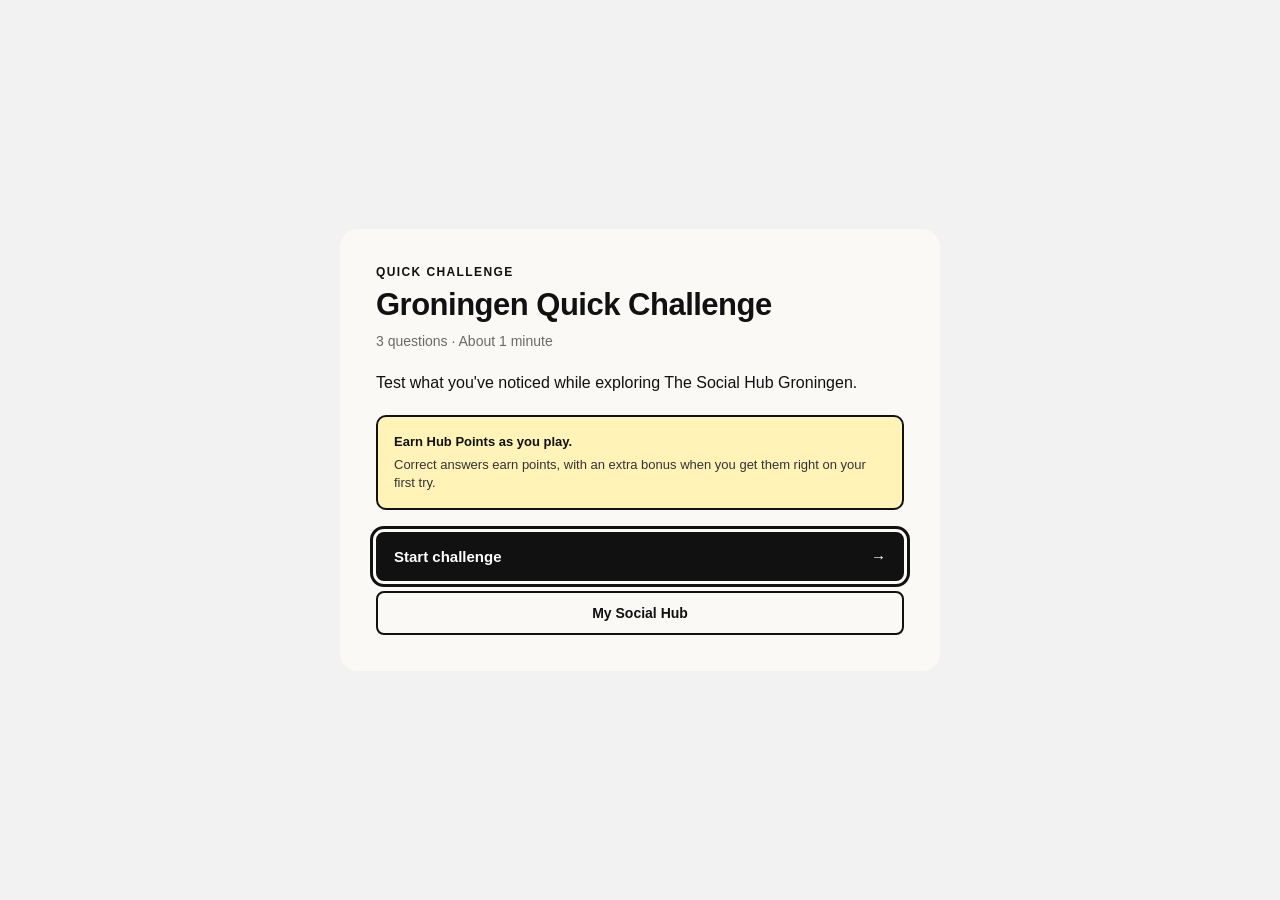
<file: index.html>
<!DOCTYPE html>
<html lang="en">

<head>


    <meta charset="UTF-8">

    <meta name="viewport" content="width=device-width, initial-scale=1.0">

    <title>The Social Hub Quiz</title>

    <link rel="stylesheet" href="theme.css">
    <link rel="stylesheet" href="style.css">
</head>

<body data-theme="dark">

    <div class="quiz-card">

        <div class="quiz-header">

            <span class="quiz-label">
                Quick Challenge
            </span>

            <span id="question-counter" class="question-counter"></span>

        </div>

        <div id="progress" class="progress"></div>

        <div id="quiz-stage" class="quiz-stage">

            <h1 id="question" class="question"></h1>

            <p id="answer-instruction" class="answer-instruction">
                Pick an answer
            </p>

            <div id="answers"></div>

            <div id="feedback" aria-live="polite" aria-atomic="true">
            </div>

        </div>

    </div>

    <script src="theme.js?v=5"></script>
    <script src="questions.js"></script>
    <script src="challenges.js"></script>
    <script src="badges.js?v=2"></script>
    <script src="progress.js?v=4"></script>
    <script src="script.js"></script>
    

</body>

</html>
</file>
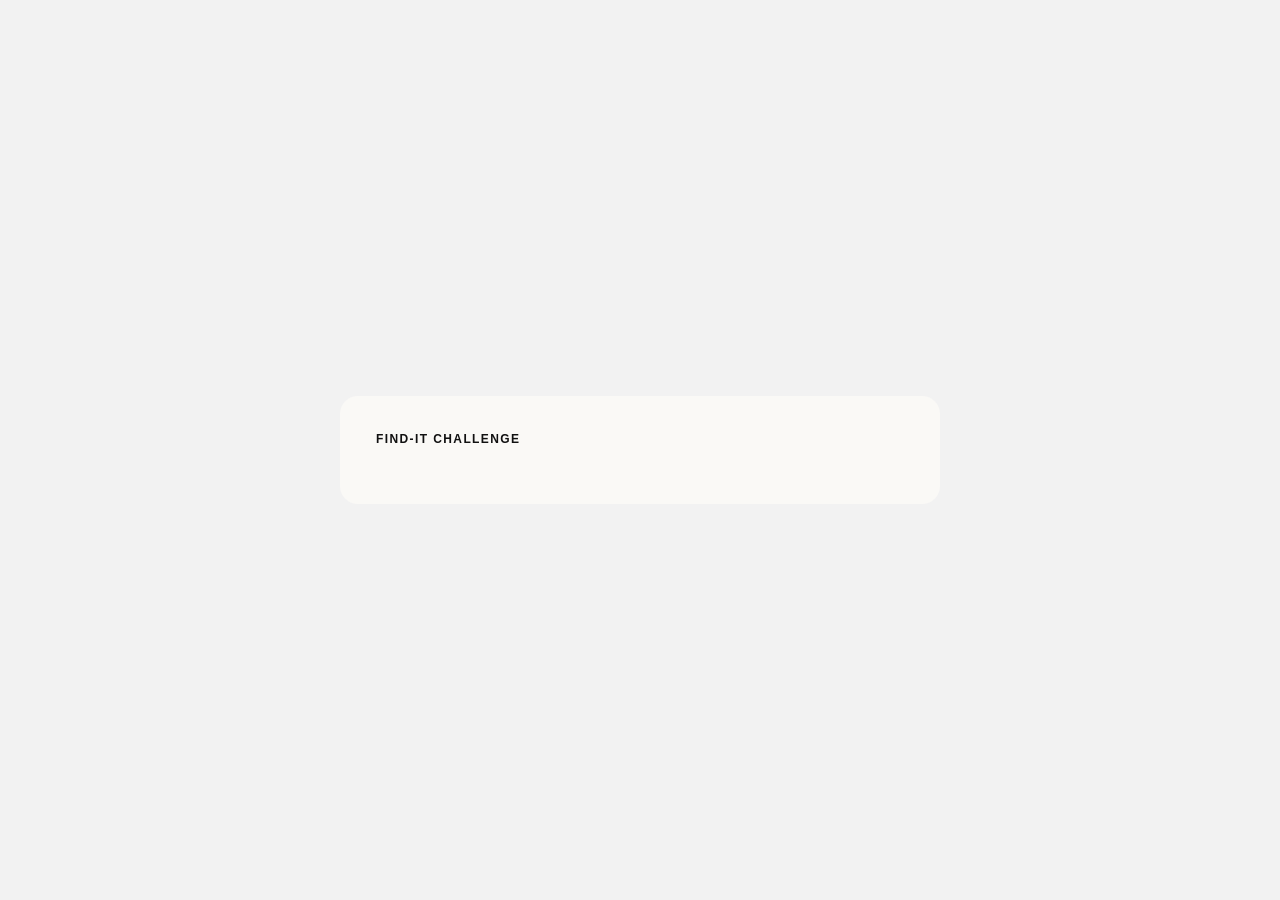
<file: find.html>
<!DOCTYPE html>
<html lang="en">

<head>
    <meta charset="UTF-8">

    <meta name="viewport" content="width=device-width, initial-scale=1.0">

    <title>Find-it Challenge</title>

    <link rel="stylesheet" href="theme.css">
    <link rel="stylesheet" href="style.css">
</head>

<body>

    <div class="quiz-card">

        <div class="quiz-header">

            <span class="quiz-label">
                Find-it Challenge
            </span>

        </div>

        <div id="quiz-stage" class="quiz-stage">

            <h1 id="question" class="question">
            </h1>

            <p id="answer-instruction" class="answer-instruction">
            </p>

            <div id="feedback" aria-live="polite" aria-atomic="true">
            </div>

        </div>

    </div>

    <script src="theme.js?v=5"></script>
    <script src="challenges.js"></script>
    <script src="badges.js?v=2"></script>
    <script src="find-data.js"></script>
    <script src="progress.js?v=4"></script>
    <script src="find.js"></script>

</body>

</html>
</file>
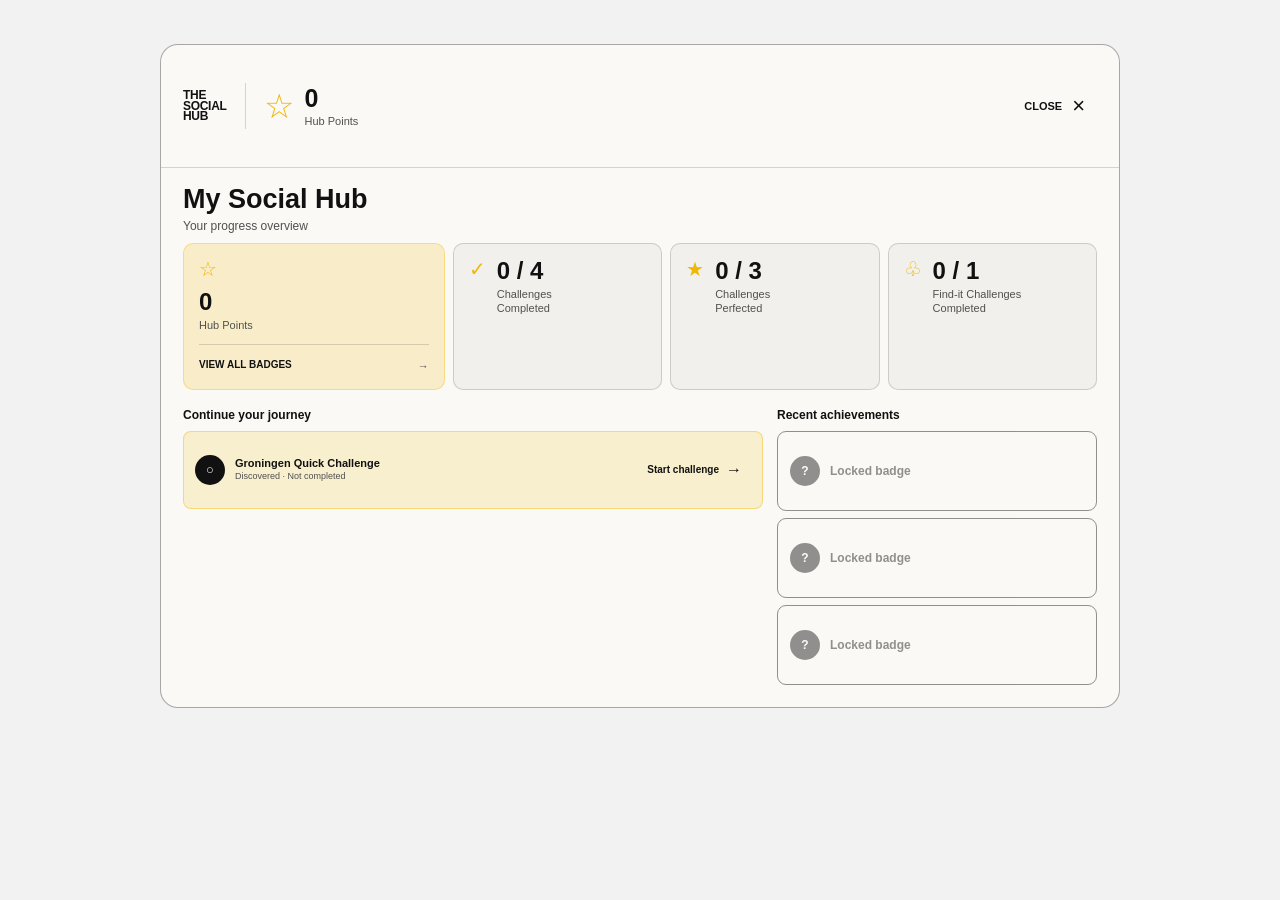
<file: hub.html>
<!DOCTYPE html>
<html lang="en">

<head>
    <meta charset="UTF-8">

    <meta name="viewport" content="width=device-width, initial-scale=1.0">

    <title>My Social Hub</title>

    <link rel="stylesheet" href="theme.css">
    <link rel="stylesheet" href="style.css">
</head>

<body class="hub-page">

    <main class="hub-card">

    <!-- =====================================
         DASHBOARD TOP BAR
         ===================================== -->

    <header class="hub-dashboard-header">

        <div class="hub-dashboard-brand">

            <div class="hub-dashboard-logo">
                <span>THE</span>
                <span>SOCIAL</span>
                <span>HUB</span>
            </div>

            <div class="hub-dashboard-divider"></div>

            <div class="hub-dashboard-points">

                <span class="hub-dashboard-points-icon">
                    ☆
                </span>

                <div>
                    <strong id="hub-total-points">
                        0
                    </strong>

                    <span>
                        Hub Points
                    </span>
                </div>

            </div>

        </div>

        <button
            type="button"
            class="hub-dashboard-close"
            aria-label="Close My Social Hub"
            onclick="window.history.back()"
        >
            <span>Close</span>
            <span aria-hidden="true">×</span>
        </button>

    </header>


    <!-- =====================================
         DASHBOARD INTRO
         ===================================== -->

    <section class="hub-dashboard-intro">

        <h1 class="hub-title">
            My Social Hub
        </h1>

        <p>
            Your progress overview
        </p>

    </section>


    <!-- =====================================
         PROGRESS SUMMARY
         ===================================== -->

    <section class="hub-dashboard-stats">

        <article class="hub-dashboard-stat hub-dashboard-stat-points">

            <span class="hub-dashboard-stat-icon">
                ☆
            </span>

            <div>

                <strong
                    id="hub-dashboard-points-value"
                >
                    0
                </strong>

                <span>
                    Hub Points
                </span>

            </div>

            <button
                type="button"
                class="hub-dashboard-stat-link"
                id="hub-view-badges"
            >
                View all badges
                <span aria-hidden="true">→</span>
            </button>

        </article>


        <article class="hub-dashboard-stat">

            <span class="hub-dashboard-stat-icon">
                ✓
            </span>

            <div>

                <strong id="hub-completed-count">
                    0 / 0
                </strong>

                <span>
                    Challenges<br>
                    Completed
                </span>

            </div>

        </article>


        <article class="hub-dashboard-stat">

            <span class="hub-dashboard-stat-icon">
                ★
            </span>

            <div>

                <strong id="hub-perfected-count">
                    0 / 0
                </strong>

                <span>
                    Challenges<br>
                    Perfected
                </span>

            </div>

        </article>


        <article class="hub-dashboard-stat">

            <span class="hub-dashboard-stat-icon">
                ♧
            </span>

            <div>

                <strong id="hub-find-count">
                    0 / 0
                </strong>

                <span>
                    Find-it Challenges<br>
                    Completed
                </span>

            </div>

        </article>

    </section>


    <!-- Keep this for the existing JS temporarily -->

    <span
        id="hub-discovered-count"
        hidden
    >
        0 / 0
    </span>


    <!-- =====================================
         DASHBOARD CONTENT
         ===================================== -->

    <section class="hub-dashboard-content">


        <!-- CONTINUE JOURNEY -->

        <div class="hub-dashboard-column">

            <h2>
                Continue your journey
            </h2>

            <div
                id="hub-challenges"
                class="hub-challenges"
            >
            </div>

        </div>


        <!-- ACHIEVEMENTS -->

        <div class="hub-dashboard-column">

            <h2>
                Recent achievements
            </h2>

            <div
                id="hub-badges"
                class="hub-badges"
            >
            </div>

        </div>

    </section>

</main>


    <div class="dev-tools" id="dev-tools" hidden>

        <button type="button" class="dev-reset-button" id="dev-reset-button">
            Reset test progress
        </button>

    </div>

    <script src="theme.js?v=5"></script>
    <script src="challenges.js"></script>
    <script src="badges.js?v=2"></script>
    <script src="progress.js?v=4"></script>
    <script src="hub.js"></script>

</body>

</html>
</file>
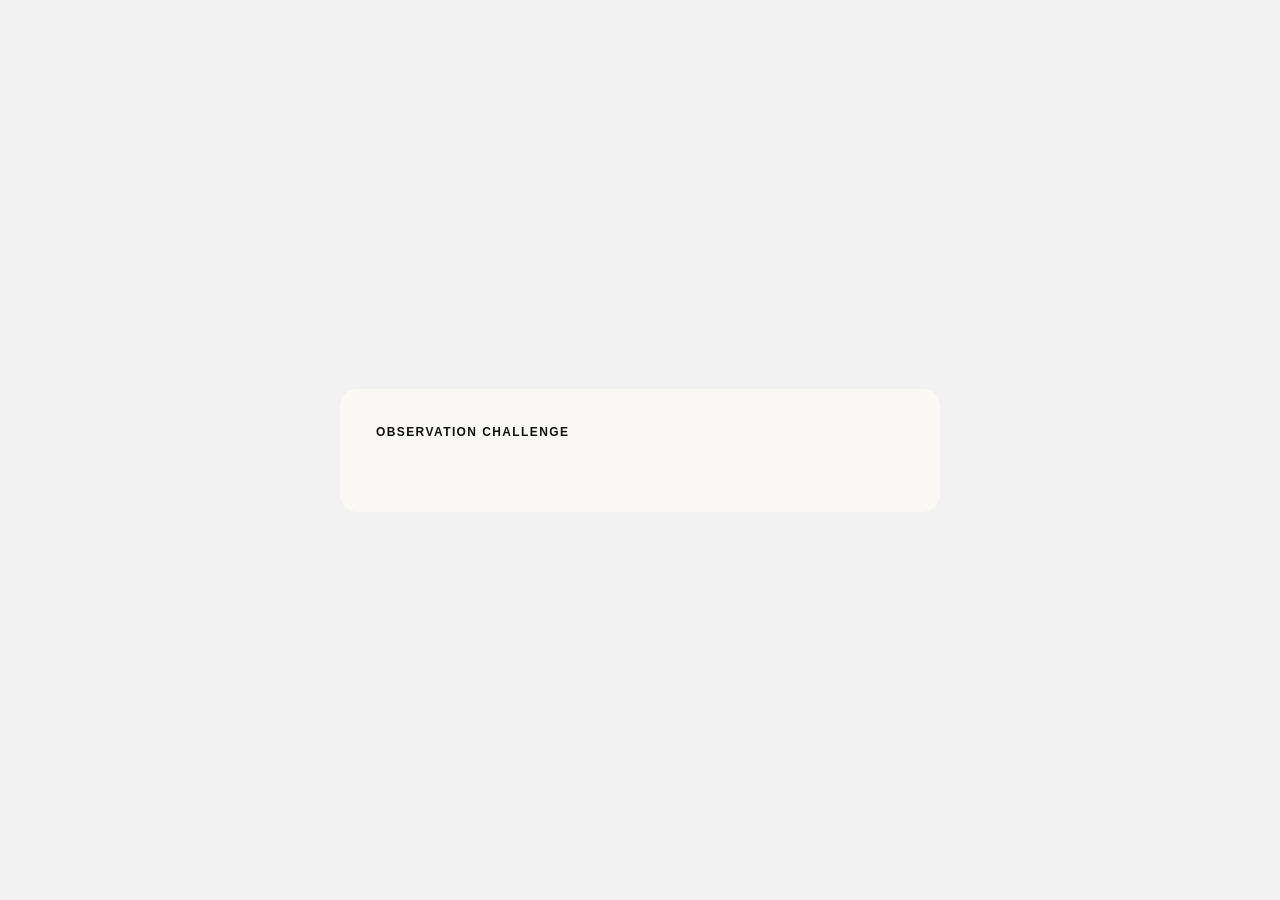
<file: observation.html>
<!DOCTYPE html>
<html lang="en">

<head>
    <meta charset="UTF-8">

    <meta name="viewport" content="width=device-width, initial-scale=1.0">

    <title>Observation Challenge</title>

    <link rel="stylesheet" href="theme.css">
    <link rel="stylesheet" href="style.css">
</head>

<body>

    <div class="quiz-card">

        <div class="quiz-header">

            <span class="quiz-label">
                Observation Challenge
            </span>

            <span id="question-counter" class="question-counter">
            </span>

        </div>

        <div id="progress" class="progress">
        </div>

        <div id="quiz-stage" class="quiz-stage">

            <h1 id="question" class="question">
            </h1>

            <p id="answer-instruction" class="answer-instruction">
            </p>

            <div id="answers"></div>

            <div id="feedback" aria-live="polite" aria-atomic="true">
            </div>

        </div>

    </div>

    <script src="theme.js?v=5"></script>
    <script src="challenges.js"></script>
    <script src="badges.js?v=2"></script>
    <script src="observation-data.js"></script>
    <script src="progress.js?v=4"></script>
    <script src="observation.js"></script>

</body>

</html>
</file>
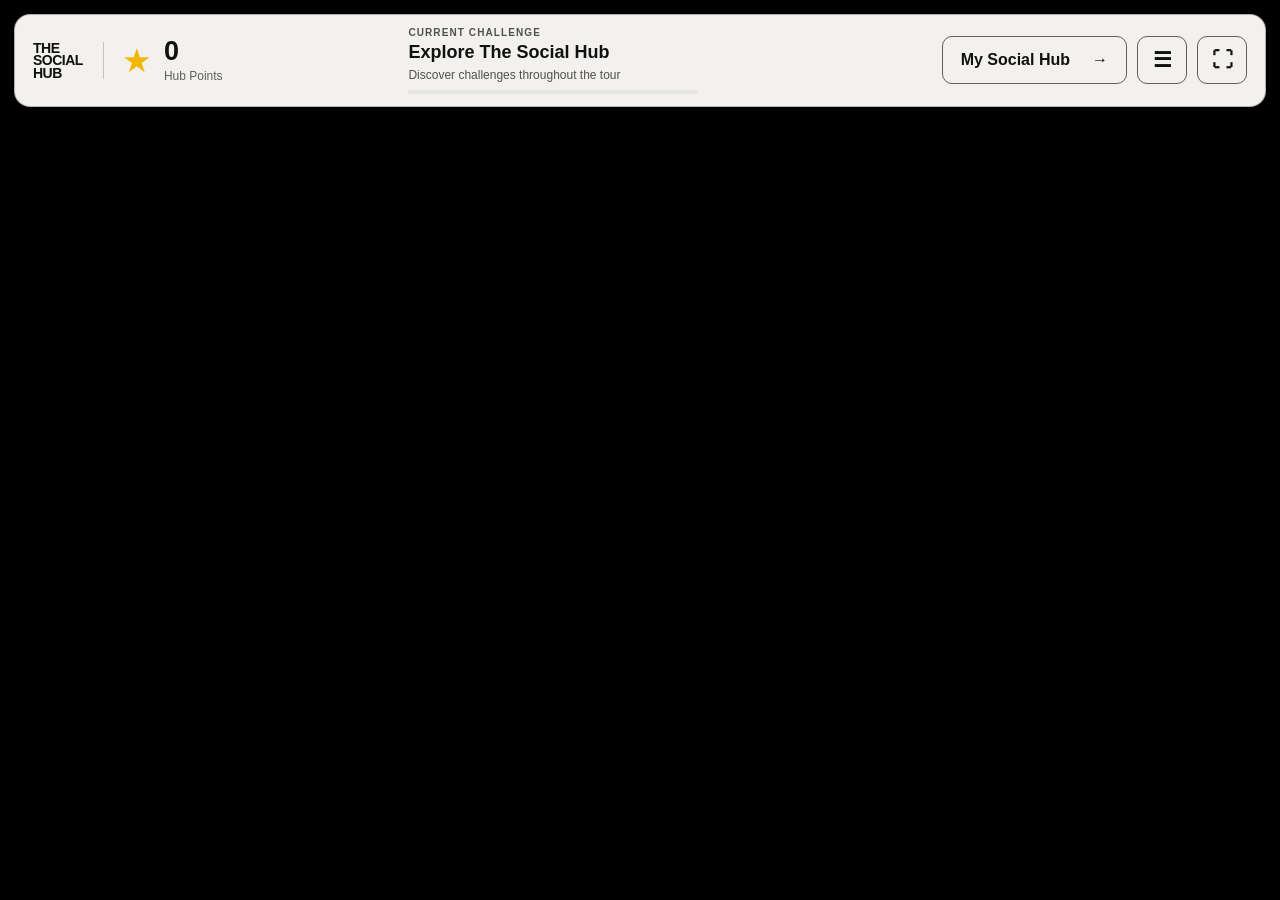
<file: tour.html>
<!DOCTYPE html>
<html lang="en">

<head>

    <meta charset="UTF-8">

    <meta name="viewport" content="width=device-width, initial-scale=1.0">

    <title>The Social Hub Tour</title>


    <!-- KUULA PLAYER API -->

    <script src="https://static.kuula.io/api.js"></script>

    <link rel="stylesheet" href="theme.css">

    <style>
        * {
            box-sizing: border-box;
        }


        html,
        body {
            width: 100%;
            height: 100%;

            margin: 0;

            overflow: hidden;

            background: #000000;
        }


        body {
            font-family:
                Arial,
                Helvetica,
                sans-serif;

            color: #111111;
        }



        /* =========================
           KUULA TOUR
           ========================= */


        #kuula-tour {
            position: absolute;

            inset: 0;

            width: 100%;
            height: 100%;

            border: 0;

            display: block;
        }



        /* =========================
   MAIN TOUR HEADER
   ========================= */


        .tour-hud {
            position: absolute;

            top: 14px;
            left: 14px;
            right: 14px;

            z-index: 30;

            min-height: 88px;

            display: grid;

            grid-template-columns:
                0.9fr 1.2fr 0.9fr;

            align-items: center;

            gap: 28px;

            padding: 12px 18px;

            border: 1.5px solid rgba(17, 17, 17, 0.28);

            border-radius: 16px;

            background:
                rgba(250, 249, 246, 0.97);

            box-shadow:
                0 10px 30px rgba(0, 0, 0, 0.16);

            pointer-events: none;

            transition:
                grid-template-columns 0.42s cubic-bezier(.22, .8, .25, 1),
                background-color 0.20s ease,
                border-color 0.20s ease,
                box-shadow 0.20s ease;
        }

        /* =========================
   HEADER WHILE KUULA CARD IS OPEN
   ========================= */

        .tour-hud.is-challenge-open {
            grid-template-columns:
                0.42fr 1.75fr 0.58fr;

            background: transparent;
            border-color: transparent;
            box-shadow: none;
        }


        .tour-hud.is-challenge-open .tour-hud-left,
        .tour-hud.is-challenge-open .tour-hud-actions {
            min-height: 72px;

            padding: 10px 16px;

            border: 1.5px solid rgba(17, 17, 17, 0.28);

            border-radius: 14px;

            background:
                rgba(250, 249, 246, 0.97);

            box-shadow:
                0 10px 30px rgba(0, 0, 0, 0.16);
        }




        /* =========================
   HEADER LEFT
   ========================= */


        .tour-hud-left {
            min-width: 0;

            display: flex;

            align-items: center;

            gap: 18px;

            pointer-events: auto;

            transition:
                background-color 0.28s ease,
                border-color 0.28s ease,
                box-shadow 0.28s ease,
                transform 0.42s cubic-bezier(.22, .8, .25, 1);
        }

        .tour-hud.is-challenge-open .tour-hud-left {
            transform: translateX(-6px);
        }

        .tour-brand {
            flex-shrink: 0;

            padding-right: 20px;

            border-right:
                1.5px solid rgba(17, 17, 17, 0.20);

            font-size: 14px;

            font-weight: 900;

            line-height: 0.88;

            letter-spacing: -0.5px;
        }


        .tour-points {
            min-width: 0;

            display: flex;

            align-items: center;

            gap: 12px;
        }


        .tour-points-icon {
            flex-shrink: 0;

            color: #F2B705;

            font-size: 33px;

            line-height: 1;
        }


        .tour-points strong {
            display: block;

            font-size: 27px;

            font-weight: 800;

            line-height: 1;
        }


        .tour-points-label {
            display: block;

            margin-top: 4px;

            color: #5f5f5f;

            font-size: 12px;
        }



        /* =========================
   HEADER CENTER
   ========================= */


        .tour-current-challenge {
            min-width: 0;

            display: flex;
            flex-direction: column;
            justify-content: center;

            opacity: 1;

            transform: translateY(0);

            transition:
                opacity 0.22s ease,
                transform 0.30s cubic-bezier(.22, .8, .25, 1),
                visibility 0.22s ease;
        }


        .tour-current-challenge.is-hidden {
            opacity: 0;

            transform: translateY(-10px) scale(0.98);

            visibility: hidden;

            pointer-events: none;
        }


        .tour-current-kicker {
            display: block;

            margin-bottom: 4px;

            color: #505050;

            font-size: 10px;

            font-weight: 800;

            letter-spacing: 0.11em;

            text-transform: uppercase;
        }


        .tour-current-title {
            margin: 0;

            overflow: hidden;

            color: #111111;

            font-size: 18px;

            font-weight: 800;

            line-height: 1.15;

            text-overflow: ellipsis;

            white-space: nowrap;
        }


        .tour-current-progress {
            display: block;

            margin-top: 5px;

            color: #505050;

            font-size: 12px;
        }


        .tour-current-progress-track {
            width: min(290px, 100%);
            height: 4px;

            margin-top: 8px;

            overflow: hidden;

            border-radius: 999px;

            background: #e5e5e5;
        }


        .tour-current-progress-fill {
            width: 0%;
            height: 100%;

            border-radius: inherit;

            background: #F2B705;

            transition:
                width 0.2s ease;
        }



        /* =========================
   HEADER RIGHT
   ========================= */


        .tour-hud-actions {
            min-width: 0;

            display: flex;

            align-items: center;

            justify-content: flex-end;

            gap: 10px;
            pointer-events: auto;

            transition:
                background-color 0.28s ease,
                border-color 0.28s ease,
                box-shadow 0.28s ease,
                transform 0.42s cubic-bezier(.22, .8, .25, 1);
        }

        .tour-hud.is-challenge-open .tour-hud-actions {
            transform: translateX(6px);
        }


        .tour-hub-button,
        .tour-menu-button,
        .tour-fullscreen-button {
            height: 48px;

            border:
                1.5px solid rgba(17, 17, 17, 0.65);

            background: transparent;

            color: #111111;

            font: inherit;

            font-weight: 700;

            cursor: pointer;

            transition:
                background-color 0.15s ease,
                transform 0.15s ease,
                border-color 0.15s ease;
        }


        .tour-hub-button {
            min-width: 180px;

            display: flex;

            align-items: center;

            justify-content: center;

            gap: 22px;

            padding: 0 18px;

            border-radius: 10px;

            white-space: nowrap;
        }


        .tour-menu-button,
        .tour-fullscreen-button {
            width: 50px;

            padding: 0;

            border-radius: 10px;

            font-size: 21px;
        }


        .tour-hub-button:hover,
        .tour-menu-button:hover,
        .tour-fullscreen-button:hover {
            background: rgba(242,
                    183,
                    5,
                    0.10);

            border-color: #111111;
        }


        .tour-hub-button:active,
        .tour-menu-button:active,
        .tour-fullscreen-button:active {
            transform: scale(0.97);
        }


        button:focus-visible {
            outline: 3px solid #f0c419;

            outline-offset: 2px;
        }



        /* =========================
           SHARED OVERLAY BACKDROP
           ========================= */


        .tour-overlay-backdrop {
            position: absolute;

            inset: 0;

            z-index: 40;

            background:
                rgba(17, 17, 17, 0.58);

            opacity: 0;

            visibility: hidden;

            pointer-events: none;

            transition:
                opacity 0.18s ease,
                visibility 0.18s ease;
        }


        .tour-overlay-backdrop.is-visible {
            opacity: 1;

            visibility: visible;

            pointer-events: auto;
        }



        /* =========================
           MY SOCIAL HUB OVERLAY
           ========================= */


        .tour-hub-overlay {
            position: absolute;

            top: 116px;
            left: 50%;

            z-index: 50;

            width: min(760px,
                    calc(100% - 32px));

            height: calc(100% - 132px);

            transform:
                translateX(-50%) translateY(12px);

            opacity: 0;

            visibility: hidden;

            pointer-events: none;

            border: 2px solid #111111;

            border-radius: 16px;

            background: #faf9f6;

            overflow: hidden;

            transition:
                opacity 0.18s ease,
                transform 0.18s ease,
                visibility 0.18s ease;
        }


        .tour-hub-overlay.is-open {
            transform:
                translateX(-50%) translateY(0);

            opacity: 1;

            visibility: visible;

            pointer-events: auto;
        }


        .tour-overlay-header {
            position: absolute;

            top: 10px;
            right: 10px;

            z-index: 2;
        }


        .tour-panel-close {
            width: 44px;
            height: 44px;

            border: 2px solid #111111;

            border-radius: 50%;

            background: #faf9f6;

            color: #111111;

            font-size: 20px;

            cursor: pointer;
        }


        #tour-hub-frame {
            width: 100%;
            height: 100%;

            border: 0;

            display: block;

            background: #faf9f6;
        }



        /* =========================
           MENU PANEL
           ========================= */


        .tour-menu-panel {
            position: absolute;

            top: 116px;
            right: 14px;
            bottom: 14px;

            z-index: 60;

            width: min(390px, calc(100% - 28px));

            padding: 28px;

            border: 1.5px solid rgba(17, 17, 17, 0.35);

            border-radius: 16px;

            background: rgba(250, 249, 246, 0.98);

            box-shadow:
                0 18px 50px rgba(0, 0, 0, 0.22);

            opacity: 0;

            visibility: hidden;

            pointer-events: none;

            transform: translateX(28px);

            overflow-y: auto;

            transition:
                opacity 0.22s ease,
                transform 0.32s cubic-bezier(.22, .8, .25, 1),
                visibility 0.22s ease;
        }


        .tour-menu-panel.is-open {
            opacity: 1;

            visibility: visible;

            pointer-events: auto;

            transform:
                translateX(0);
        }


        .tour-menu-heading {
            display: flex;

            align-items: flex-start;
            justify-content: space-between;

            gap: 20px;

            margin-bottom: 28px;
        }


        .tour-menu-kicker {
            display: block;

            margin-bottom: 7px;

            color: #505050;

            font-size: 10px;

            font-weight: 800;

            letter-spacing: 0.14em;

            text-transform: uppercase;
        }


        .tour-menu-heading h2 {
            margin: 0;

            font-size: 32px;

            font-weight: 800;

            line-height: 0.95;

            letter-spacing: -0.03em;
        }


        .tour-menu-close {
            width: 42px;
            height: 42px;

            flex-shrink: 0;

            display: flex;
            align-items: center;
            justify-content: center;

            border: 1.5px solid #111111;

            border-radius: 50%;

            background: transparent;

            color: #111111;

            font-size: 19px;
            line-height: 1;

            cursor: pointer;

            transition:
                background-color 0.15s ease,
                transform 0.15s ease;
        }

        .tour-menu-close:hover {
            background: rgba(242, 183, 5, 0.12);
        }

        .tour-menu-close:active {
            transform: scale(0.94);
        }


        .tour-menu-list {
            display: grid;

            gap: 10px;
        }


        .tour-menu-item {
            width: 100%;

            min-height: 58px;

            display: flex;

            align-items: center;
            justify-content: space-between;

            gap: 14px;

            padding: 0 16px;

            border: 1.5px solid #111111;

            border-radius: 12px;

            background: #faf9f6;

            color: #111111;

            font: inherit;

            font-weight: 700;

            text-align: left;

            cursor: pointer;

            transition:
                background-color 0.15s ease,
                transform 0.15s ease,
                border-color 0.15s ease;
        }

        .tour-menu-item:hover {
            background: rgba(242, 183, 5, 0.10);
        }

        .tour-menu-item:active {
            transform: scale(0.985);
        }


        .tour-menu-item-symbol {
            margin-right: 8px;
        }

        #tour-menu-explore {
            background: #111111;
            color: #faf9f6;
            border-color: #111111;
        }

        #tour-menu-explore:hover {
            background: #2a2a2a;
        }

        #tour-menu-hub {
            background: rgba(242, 183, 5, 0.14);
        }

        #tour-menu-how:hover,
        #tour-menu-about:hover {
            background: rgba(17, 17, 17, 0.05);
        }

        #tour-menu-how,
        #tour-menu-about {
            min-height: 54px;

            border-color: rgba(17, 17, 17, 0.55);

            background: transparent;

            font-weight: 650;
        }

        #tour-menu-how.is-active,
        #tour-menu-about.is-active {
            background: rgba(242, 183, 5, 0.08);

            border-color: rgba(17, 17, 17, 0.85);
        }

        .tour-menu-divider {
            height: 2px;

            margin: 14px 0;

            background: #111111;
        }


        /* =========================
           DARK/LIGHT MODE STYLING CSS
           ========================= */

        .tour-menu-panel {
            background: var(--ui-surface);
            color: var(--ui-text);

            transition:
                opacity 0.22s ease,
                transform 0.32s cubic-bezier(.22, .8, .25, 1),
                visibility 0.22s ease,
                background-color 0.22s ease,
                color 0.22s ease;
        }

        .tour-menu-kicker,
        .tour-theme-kicker {
            color: var(--ui-muted);
        }

        .tour-theme-control {
            border-color: var(--ui-soft-border);
        }

        .tour-theme-button {
            border-color: var(--ui-border);
            color: var(--ui-text);
        }

        .tour-theme-button.is-active {
            border-color: var(--ui-text);
            background: var(--ui-text);
            color: var(--ui-surface);
        }

        body[data-theme="dark"] .tour-menu-close {
            border-color: var(--ui-text);
            color: var(--ui-text);
        }

        body[data-theme="dark"] #tour-menu-explore {
            background: #0f0f0f;

            border-color: rgba(245, 243, 238, 0.72);

            color: #f5f3ee;

            box-shadow:
                0 0 0 1px rgba(245, 243, 238, 0.08),
                0 8px 22px rgba(0, 0, 0, 0.28);
        }

        body[data-theme="dark"] #tour-menu-explore:hover {
            background: #171717;

            border-color: #f5f3ee;

            transform: translateY(-1px);
        }

        body[data-theme="dark"] #tour-menu-hub {
            background: rgba(242, 183, 5, 0.18);
            border-color: rgba(242, 183, 5, 0.65);
            color: #f5f3ee;
        }

        body[data-theme="dark"] #tour-menu-how,
        body[data-theme="dark"] #tour-menu-about {
            background: rgba(255, 255, 255, 0.035);
            border-color: rgba(245, 243, 238, 0.30);
            color: var(--ui-text);
        }

        body[data-theme="dark"] #tour-menu-how:hover,
        body[data-theme="dark"] #tour-menu-about:hover {
            background: rgba(255, 255, 255, 0.08);
        }

        body[data-theme="dark"] #tour-menu-how.is-active,
        body[data-theme="dark"] #tour-menu-about.is-active {
            background: rgba(242, 183, 5, 0.12);
            border-color: rgba(242, 183, 5, 0.65);
        }

        body[data-theme="dark"] .tour-menu-divider {
            background: rgba(245, 243, 238, 0.70);
        }

        body[data-theme="dark"] .tour-menu-info {
            background: rgba(255, 255, 255, 0.045);
            border-color: rgba(245, 243, 238, 0.18);
        }

        body[data-theme="dark"] .tour-menu-info h3 {
            color: var(--ui-text);
        }

        body[data-theme="dark"] .tour-menu-info p {
            color: var(--ui-muted);
        }

        body[data-theme="dark"] .tour-hotspot-legend {
            border-color: rgba(245, 243, 238, 0.16);
        }

        body[data-theme="dark"] .tour-hotspot-legend-title,
        body[data-theme="dark"] .tour-hotspot-legend-item {
            color: var(--ui-text);
        }

        body[data-theme="dark"] .tour-theme-button {
            border-color: rgba(245, 243, 238, 0.30);
            color: var(--ui-text);
        }

        body[data-theme="dark"] .tour-theme-button:hover {
            background: rgba(255, 255, 255, 0.06);
        }

        body[data-theme="dark"] .tour-theme-button.is-active {
            background: #f5f3ee;
            border-color: #f5f3ee;
            color: #111111;
        }

        body[data-theme="dark"] .tour-hud {
            background: rgba(29, 29, 29, 0.97);

            border-color: rgba(245, 243, 238, 0.28);

            box-shadow:
                0 10px 30px rgba(0, 0, 0, 0.32);

            color: var(--ui-text);
        }

        body[data-theme="dark"] .tour-brand {
            border-color: rgba(245, 243, 238, 0.20);

            color: var(--ui-text);
        }

        body[data-theme="dark"] .tour-points strong {
            color: var(--ui-text);
        }

        body[data-theme="dark"] .tour-points-label {
            color: var(--ui-muted);
        }

        body[data-theme="dark"] .tour-brand {
            border-color: rgba(245, 243, 238, 0.20);

            color: var(--ui-text);
        }

        body[data-theme="dark"] .tour-points strong {
            color: var(--ui-text);
        }

        body[data-theme="dark"] .tour-points-label {
            color: var(--ui-muted);
        }

        body[data-theme="dark"] .tour-hub-button,
        body[data-theme="dark"] .tour-menu-button,
        body[data-theme="dark"] .tour-fullscreen-button {
            border-color: rgba(245, 243, 238, 0.55);

            color: var(--ui-text);

            background: transparent;
        }

        body[data-theme="dark"] .tour-hub-button:hover,
        body[data-theme="dark"] .tour-menu-button:hover,
        body[data-theme="dark"] .tour-fullscreen-button:hover {
            background: rgba(242, 183, 5, 0.10);

            border-color: var(--ui-text);
        }

        body[data-theme="dark"] .tour-hud.is-challenge-open .tour-hud-left,

        body[data-theme="dark"] .tour-hud.is-challenge-open .tour-hud-actions {
            background: rgba(29, 29, 29, 0.97);

            border-color: rgba(245, 243, 238, 0.28);

            box-shadow:
                0 10px 30px rgba(0, 0, 0, 0.32);
        }




        /* =========================
           MENU INFORMATION PANEL
           ========================= */


        .tour-menu-info {
            margin-top: 0px;

            padding: 18px;

            border: 1.5px solid rgba(17, 17, 17, 0.20);

            border-radius: 12px;

            background: rgba(17, 17, 17, 0.035);
        }



        .tour-hotspot-legend {
            display: grid;

            gap: 7px;

            margin-top: 16px;

            padding-top: 14px;

            border-top: 1px solid rgba(17, 17, 17, 0.16);
        }


        .tour-hotspot-legend-title {
            margin-bottom: 2px;

            font-size: 11px;

            font-weight: 800;

            letter-spacing: 0.1em;

            text-transform: uppercase;
        }


        .tour-hotspot-legend-item {
            display: flex;

            align-items: center;

            gap: 9px;

            font-size: 13px;

            font-weight: 700;
        }


        .tour-hotspot-legend-dot {
            width: 12px;
            height: 12px;

            flex-shrink: 0;

            border: 1.5px solid #111111;

            border-radius: 50%;
        }


        .tour-hotspot-legend-dot.is-discovered {
            background: #4D9DE0;
        }


        .tour-hotspot-legend-dot.is-completed {
            background: #63B76C;
        }


        .tour-hotspot-legend-dot.is-perfected {
            background: #F2B705;
        }

        .tour-hotspot-legend-star {
            width: 12px;

            flex-shrink: 0;

            color: #F2B705;

            font-size: 14px;

            line-height: 1;

            text-align: center;
        }


        .tour-hotspot-legend-dot.is-found {
            background: #9B6BD3;
        }


        .tour-menu-info[hidden] {
            display: none;
        }


        .tour-menu-info h3 {
            margin: 0 0 10px;

            font-size: 17px;

            font-weight: 800;

            line-height: 1.15;
        }

        .tour-menu-info p {
            margin: 0;

            color: #444444;

            font-size: 13px;

            line-height: 1.55;
        }

        .tour-theme-control {
            margin-top: 24px;

            padding-top: 20px;

            border-top:
                1px solid rgba(17, 17, 17, 0.16);
        }

        .tour-theme-copy {
            margin-bottom: 12px;
        }

        .tour-theme-kicker {
            display: block;

            margin-bottom: 4px;

            color: #5a5a5a;

            font-size: 10px;

            font-weight: 800;

            letter-spacing: 0.12em;

            text-transform: uppercase;
        }

        .tour-theme-copy strong {
            display: block;

            font-size: 16px;

            font-weight: 800;
        }

        .tour-theme-options {
            display: grid;

            grid-template-columns:
                1fr 1fr;

            gap: 8px;
        }

        .tour-theme-button {
            min-height: 46px;

            display: flex;

            align-items: center;
            justify-content: center;

            gap: 8px;

            padding: 0 12px;

            border:
                1.5px solid rgba(17, 17, 17, 0.45);

            border-radius: 10px;

            background: transparent;

            color: #111111;

            font: inherit;

            font-size: 13px;

            font-weight: 700;

            cursor: pointer;

            transition:
                background-color 0.15s ease,
                border-color 0.15s ease,
                transform 0.15s ease;
        }

        .tour-theme-button:hover {
            border-color: #111111;

            background:
                rgba(17, 17, 17, 0.04);
        }

        .tour-theme-button:active {
            transform: scale(0.98);
        }

        .tour-theme-button.is-active {
            border-color: #111111;

            background: #111111;

            color: #faf9f6;
        }



        /* =========================
           MOBILE
           ========================= */


        @media (max-width: 760px) {


            .tour-hub-overlay {
                top: 78px;

                height:
                    calc(100% - 88px);

                width:
                    calc(100% - 20px);

                border-radius: 14px;
            }



        }



        /* =========================
           REDUCED MOTION
           ========================= */


        @media (prefers-reduced-motion: reduce) {

            .tour-hub-button,
            .tour-menu-button,
            .tour-fullscreen-button,
            .tour-overlay-backdrop,
            .tour-hub-overlay,
            .tour-menu-panel {
                transition: none;
            }

            .tour-hud,
            .tour-hud-left,
            .tour-hud-actions,
            .tour-current-challenge {
                transition: none;
            }



        }

        /* =========================
   DARK HUD FINAL OVERRIDES
   ========================= */

        body[data-theme="dark"] .tour-hud.is-challenge-open {
            background: transparent;
            border-color: transparent;
            box-shadow: none;
        }


        body[data-theme="dark"] .tour-hud .tour-current-kicker {
            color: #b9b7b2;
        }


        body[data-theme="dark"] .tour-hud .tour-current-title {
            color: #f5f3ee;
        }


        body[data-theme="dark"] .tour-hud .tour-current-progress {
            color: #c8c6c1;
        }


        body[data-theme="dark"] .tour-hud .tour-current-progress-track {
            background: rgba(245, 243, 238, 0.20);
        }
    </style>

</head>



<body>


    <!-- =========================
     WRAPPER HUD
     ========================= -->


    <header class="tour-hud">

        <!-- LEFT: BRAND + HUB POINTS -->

        <div class="tour-hud-left">

            <div class="tour-brand" aria-label="The Social Hub">
                THE<br>
                SOCIAL<br>
                HUB
            </div>


            <div class="tour-points">

                <span class="tour-points-icon" aria-hidden="true">
                    ★
                </span>


                <div>

                    <strong id="tour-hub-points">
                        0
                    </strong>

                    <span class="tour-points-label">
                        Hub Points
                    </span>

                </div>

            </div>

        </div>



        <!-- CENTER: CURRENT CHALLENGE -->

        <div class="tour-current-challenge">

            <span class="tour-current-kicker">
                Current challenge
            </span>


            <h2 class="tour-current-title" id="tour-current-title">
                Explore The Social Hub
            </h2>


            <span class="tour-current-progress" id="tour-current-progress">
                Discover challenges throughout the tour
            </span>


            <div class="tour-current-progress-track" aria-hidden="true">

                <div class="tour-current-progress-fill" id="tour-current-progress-fill"></div>

            </div>

        </div>



        <!-- RIGHT: ACTIONS -->

        <div class="tour-hud-actions">

            <button class="tour-hub-button" id="tour-open-hub" type="button">
                My Social Hub

                <span aria-hidden="true">
                    →
                </span>
            </button>


            <button class="tour-menu-button" id="tour-open-menu" type="button" aria-label="Open tour menu"
                aria-expanded="false">
                ☰
            </button>


            <button class="tour-fullscreen-button" id="tour-fullscreen" type="button" aria-label="Enter fullscreen">
                ⛶
            </button>

        </div>

    </header>



    <!-- =========================
         KUULA
         ========================= -->


    <iframe id="kuula-tour" src="https://kuula.co/share/collection/7TnKZ?thumbs=0&fs=0" allowfullscreen allow="
            xr-spatial-tracking;
            gyroscope;
            accelerometer
        "></iframe>



    <!-- =========================
         DARK OVERLAY
         ========================= -->


    <div class="tour-overlay-backdrop" id="tour-overlay-backdrop" aria-hidden="true"></div>



    <!-- =========================
         MY SOCIAL HUB
         ========================= -->


    <section class="tour-hub-overlay" id="tour-hub-overlay" aria-label="My Social Hub">

        <div class="tour-overlay-header">

            <button class="tour-panel-close" id="tour-close-hub" type="button" aria-label="Close My Social Hub">
                ✕
            </button>

        </div>


        <iframe id="tour-hub-frame" title="My Social Hub" src="about:blank"></iframe>

    </section>



    <!-- =========================
         MENU
         ========================= -->


    <aside class="tour-menu-panel" id="tour-menu-panel" aria-label="Tour menu">

        <div class="tour-menu-heading">

            <div>

                <span class="tour-menu-kicker">
                    The Social Hub
                </span>

                <h2>
                    Explore
                </h2>

            </div>


            <button class="tour-menu-close" id="tour-close-menu" type="button" aria-label="Close menu">
                ✕
            </button>

        </div>



        <div class="tour-menu-list">

            <button class="tour-menu-item" id="tour-menu-explore" type="button">
                <span>
                    <span class="tour-menu-item-symbol" aria-hidden="true">
                        ↗
                    </span>

                    Explore the tour
                </span>

                <span aria-hidden="true">
                    →
                </span>
            </button>


            <button class="tour-menu-item" id="tour-menu-hub" type="button">
                <span>
                    <span class="tour-menu-item-symbol" aria-hidden="true">
                        ★
                    </span>

                    My Social Hub
                </span>

                <span aria-hidden="true">
                    →
                </span>
            </button>


            <div class="tour-menu-divider"></div>


            <button class="tour-menu-item" id="tour-menu-how" type="button">
                <span>
                    <span class="tour-menu-item-symbol" aria-hidden="true">
                        ?
                    </span>

                    How challenges work
                </span>

                <span aria-hidden="true">
                    +
                </span>
            </button>


            <button class="tour-menu-item" id="tour-menu-about" type="button">
                <span>
                    <span class="tour-menu-item-symbol" aria-hidden="true">
                        i
                    </span>

                    About this experience
                </span>

                <span aria-hidden="true">
                    +
                </span>
            </button>

        </div>



        <div class="tour-menu-info" id="tour-menu-info" hidden>

            <h3 id="tour-menu-info-title">
                Information
            </h3>

            <p id="tour-menu-info-text">
            </p>

        </div>

        <div class="tour-theme-control">

            <div class="tour-theme-copy">

                <span class="tour-theme-kicker">
                    Appearance
                </span>

                <strong>
                    Theme
                </strong>

            </div>

            <div class="tour-theme-options" role="group" aria-label="Theme">

                <button class="tour-theme-button is-active" id="tour-theme-light" type="button" aria-pressed="true">
                    ☀
                    <span>Light</span>
                </button>

                <button class="tour-theme-button" id="tour-theme-dark" type="button" aria-pressed="false">
                    ☾
                    <span>Dark</span>
                </button>

            </div>

        </div>

    </aside>



    <!-- =========================
         SHARED PROGRESSION
         ========================= -->


    <script src="challenges.js?v=2"></script>
    <script src="badges.js?v=2"></script>
    <script src="progress.js?v=4"></script>




    <!-- =========================
         TOUR CONTROLLER
         ========================= -->


    <script>

        let kuulaFrameId = null;



        /* =========================
           PROGRESS
           ========================= */


        loadTourProgress();


        function renderTourHud() {

            const summary =
                getTourProgressSummary();


            const pointsElement =
                document.getElementById(
                    "tour-hub-points"
                );


            pointsElement.textContent =
                summary.hubPoints;

            const pointsContainer =
                pointsElement.closest(
                    ".tour-points"
                );

            pointsContainer.classList.toggle(
                "is-compact",
                summary.hubPoints >= 1000
            );

        }


        renderTourHud();



        /* =========================
           KUULA PLAYER
           ========================= */

        // =========================
        // HOTSPOT PROGRESSION STATES
        // =========================


        const HOTSPOT_COLORS = {

            discovered:
                "#4D9DE0",   // blue

            completed:
                "#63B76C",   // green

            perfected:
                "#F2B705",   // gold

            found:
                "#9B6BD3"    // purple

        };


        function getChallengeHotspotState(
            challenge
        ) {

            const progress =
                tourProgress.challengeProgress[
                challenge.id
                ];


            /*
                No saved progress means the
                hotspot should keep its normal
                Kuula appearance.
            */

            if (!progress) {
                return "default";
            }


            /*
                PERFECTED
        
                Check this before completed,
                because a perfected challenge
                is also technically completed.
            */

            if (
                challenge.supportsPerfect === true &&
                progress.completed === true &&
                progress.bestScore >=
                challenge.perfectScore
            ) {

                return "perfected";

            }


            /*
                FIND-IT
        
                Binary spatial challenges do not
                have a Perfect state. Completion
                means the target was found.
            */

            if (
                (
                    challenge.type === "find-it" ||
                    challenge.type === "find"
                ) &&
                progress.completed === true
            ) {

                return "found";

            }


            /*
                COMPLETED
        
                Performance challenge completed,
                but not yet perfected.
            */

            if (
                progress.completed === true
            ) {

                return "completed";

            }


            /*
                DISCOVERED
        
                Challenge has been opened but
                not yet completed.
            */

            if (
                progress.discovered === true
            ) {

                return "discovered";

            }


            return "default";

        }



        function updateChallengeHotspot(
            challenge
        ) {

            if (
                !kuulaFrameId ||
                !challenge.kuulaHotspotId
            ) {
                return;
            }


            const state =
                getChallengeHotspotState(
                    challenge
                );


            /*
                Leave untouched hotspots using
                their normal Kuula appearance.
            */

            if (
                state === "default"
            ) {
                return;
            }


            const color =
                HOTSPOT_COLORS[
                state
                ];


            if (!color) {
                return;
            }


            KuulaPlayerAPI.setParam(
                kuulaFrameId,
                challenge.kuulaHotspotId,
                "tint",
                color
            );


            KuulaPlayerAPI.setParam(
                kuulaFrameId,
                challenge.kuulaHotspotId,
                "opacity",
                1
            );


            console.log(
                "HOTSPOT STATE:",
                challenge.id,
                state,
                color
            );

        }



        function updateAllChallengeHotspots() {

            if (!kuulaFrameId) {
                return;
            }


            challenges.forEach(
                function (challenge) {

                    updateChallengeHotspot(
                        challenge
                    );

                }
            );

        }


        KuulaPlayerAPI.addEventListener(
            "frameloaded",
            function (event) {

                kuulaFrameId =
                    event.frame;


                console.log(
                    "Kuula tour ready:",
                    kuulaFrameId
                );


                updateAllChallengeHotspots();

            }
        );

        KuulaPlayerAPI.addEventListener(
            "postloaded",
            function () {

                updateAllChallengeHotspots();

                showCurrentChallengeHud();

            }
        );

        KuulaPlayerAPI.addEventListener(
            "hotspot",
            function (event) {

                const hotspotName =
                    event.data &&
                    event.data.name;


                if (!hotspotName) {
                    return;
                }


                console.log(
                    "Hotspot:",
                    hotspotName
                );


                const challengeHotspot =
                    challenges.find(
                        function (challenge) {

                            return (
                                challenge.kuulaHotspotId ===
                                hotspotName
                            );

                        }
                    );


                const findTargetHotspot =
                    challenges.find(
                        function (challenge) {

                            return (
                                challenge.kuulaTargetHotspotId ===
                                hotspotName
                            );

                        }
                    );


                if (
                    challengeHotspot ||
                    findTargetHotspot
                ) {

                    hideCurrentChallengeHud();

                }

            }
        );

        /* !!! replace by another method
        KuulaPlayerAPI.addEventListener("cardclosed", function () {

            showCurrentChallengeHud();

        }); */



        /* =========================
           PROGRESS FROM CHALLENGES
           ========================= */

        /*
         * Restore the full HUD when a Kuula card closes.
         */
        window.addEventListener("message", (event) => {

            if (!event.origin.includes("kuula")) {
                return;
            }

            if (event.data?.cmd !== "cardclosed") {
                return;
            }

            showCurrentChallengeHud();

        });

        window.addEventListener(
            "message",
            function (event) {

                if (
                    event.origin !==
                    "https://azandreii.github.io"
                ) {
                    return;
                }


                if (
                    !event.data ||
                    event.data.type !==
                    "tsh-progress-update"
                ) {
                    return;
                }


                const receivedProgress =
                    event.data.progress;


                if (!receivedProgress) {
                    return;
                }


                tourProgress = {

                    hubPoints:
                        receivedProgress.hubPoints
                        || 0,

                    challengeProgress:
                        receivedProgress
                            .challengeProgress
                        || {},

                    unlockedBadges:
                        receivedProgress
                            .unlockedBadges
                        || []

                };


                saveTourProgress();

                renderTourHud();

                updateAllChallengeHotspots();


                console.log(
                    "WRAPPER PROGRESS UPDATED:",
                    getTourProgressSummary()
                );

            }
        );



        /* =========================
           OVERLAY ELEMENTS
           ========================= */


        const overlayBackdrop =
            document.getElementById(
                "tour-overlay-backdrop"
            );


        const hubOverlay =
            document.getElementById(
                "tour-hub-overlay"
            );


        const hubFrame =
            document.getElementById(
                "tour-hub-frame"
            );


        const menuPanel =
            document.getElementById(
                "tour-menu-panel"
            );


        const menuButton =
            document.getElementById(
                "tour-open-menu"
            );

        const menuInfo =
            document.getElementById(
                "tour-menu-info"
            );

        const currentChallengeHud =
            document.getElementById(
                "tour-current-title"
            ).closest(
                ".tour-current-challenge"
            );

        /* =========================
           LIGHT/DARK MODE
           ========================= */

        const lightThemeButton =
            document.getElementById(
                "tour-theme-light"
            );

        const darkThemeButton =
            document.getElementById(
                "tour-theme-dark"
            );

        const THEME_STORAGE_KEY =
            "tshTourTheme";



        /* =========================
           SHARED UI HELPERS
           ========================= */

        const tourHud =
            document.querySelector(
                ".tour-hud"
            );


        function hideCurrentChallengeHud() {

            if (
                !currentChallengeHud ||
                !tourHud
            ) {
                return;
            }


            currentChallengeHud.classList.add(
                "is-hidden"
            );


            tourHud.classList.add(
                "is-challenge-open"
            );

        }


        function showCurrentChallengeHud() {

            if (
                !currentChallengeHud ||
                !tourHud
            ) {
                return;
            }

            /*
             * First restore the full-width HUD.
             * The CSS grid transition now has time
             * to animate back from the two islands.
             */
            tourHud.classList.remove(
                "is-challenge-open"
            );

            /*
             * Then bring the centre information back
             * shortly after the header begins closing.
             */
            window.setTimeout(() => {

                currentChallengeHud.classList.remove(
                    "is-hidden"
                );

            }, 180);

        }


        function showBackdrop() {

            overlayBackdrop.classList.add(
                "is-visible"
            );

            overlayBackdrop.setAttribute(
                "aria-hidden",
                "false"
            );

        }


        function hideBackdropIfUnused() {

            const hubOpen =
                hubOverlay.classList.contains(
                    "is-open"
                );


            const menuOpen =
                menuPanel.classList.contains(
                    "is-open"
                );


            if (
                !hubOpen &&
                !menuOpen
            ) {

                overlayBackdrop.classList.remove(
                    "is-visible"
                );

                overlayBackdrop.setAttribute(
                    "aria-hidden",
                    "true"
                );

            }

        }



        /* =========================
           MY SOCIAL HUB
           ========================= */


        function openHub() {

            closeMenu();


            /*
                Reload the Hub each time so it
                reads the latest wrapper
                localStorage state.
            */

            hubFrame.src =
                "hub.html?embed=1";


            hubOverlay.classList.add(
                "is-open"
            );


            showBackdrop();

        }


        function closeHub() {

            hubOverlay.classList.remove(
                "is-open"
            );


            hideBackdropIfUnused();

        }


        document.getElementById(
            "tour-open-hub"
        ).addEventListener(
            "click",
            openHub
        );


        document.getElementById(
            "tour-close-hub"
        ).addEventListener(
            "click",
            closeHub
        );



        /* =========================
           MENU
           ========================= */

        const themeClients =
            new Set();


        window.addEventListener(
            "message",
            function (event) {

                if (
                    !event.data ||
                    event.data.type !==
                    "tsh-theme-request"
                ) {
                    return;
                }


                const allowedOrigin =
                    event.origin ===
                    "https://azandreii.github.io" ||

                    event.origin.startsWith(
                        "http://127.0.0.1:"
                    ) ||

                    event.origin.startsWith(
                        "http://localhost:"
                    );


                if (!allowedOrigin) {
                    return;
                }


                themeClients.add(
                    event.source
                );


                event.source.postMessage(
                    {
                        type:
                            "tsh-theme-update",

                        theme:
                            document.body.dataset.theme ===
                                "dark"
                                ? "dark"
                                : "light"
                    },
                    event.origin
                );


                /* console.log(
                    "THEME CLIENT CONNECTED:",
                    event.origin 
                ) */

            }
        );


        function applyTheme(theme) {


            /*    const themeClients =
                    new Set(); */

            const isDark =
                theme === "dark";


            document.body.dataset.theme =
                isDark
                    ? "dark"
                    : "light";

            lightThemeButton.classList.toggle(
                "is-active",
                !isDark
            );

            darkThemeButton.classList.toggle(
                "is-active",
                isDark
            );

            lightThemeButton.setAttribute(
                "aria-pressed",
                String(!isDark)
            );

            darkThemeButton.setAttribute(
                "aria-pressed",
                String(isDark)
            );

            localStorage.setItem(
                THEME_STORAGE_KEY,
                isDark
                    ? "dark"
                    : "light"
            );

            themeClients.forEach(
                function (clientWindow) {

                    try {

                        clientWindow.postMessage(
                            {
                                type:
                                    "tsh-theme-update",

                                theme:
                                    isDark
                                        ? "dark"
                                        : "light"
                            },
                            "*"
                        );

                    } catch (error) {

                        themeClients.delete(
                            clientWindow
                        );

                    }

                }
            );
        }

        lightThemeButton.addEventListener(
            "click",
            function () {

                applyTheme(
                    "light"
                );

            }
        );


        darkThemeButton.addEventListener(
            "click",
            function () {

                applyTheme(
                    "dark"
                );

            }
        );

        const savedTheme =
            localStorage.getItem(
                THEME_STORAGE_KEY
            );

        applyTheme(
            savedTheme === "dark"
                ? "dark"
                : "light"
        );

        function openMenu() {

            closeHub();


            menuPanel.classList.add(
                "is-open"
            );


            menuButton.setAttribute(
                "aria-expanded",
                "true"
            );


            showBackdrop();

        }


        function closeMenu() {

            menuPanel.classList.remove(
                "is-open"
            );


            menuButton.setAttribute(
                "aria-expanded",
                "false"
            );


            menuInfo.hidden = true;

            updateMenuInfoToggle(
                null
            );


            hideBackdropIfUnused();

        }


        menuButton.addEventListener(
            "click",
            function () {

                const isOpen =
                    menuPanel.classList.contains(
                        "is-open"
                    );


                if (isOpen) {
                    closeMenu();
                } else {
                    openMenu();
                }

            }
        );


        document.getElementById(
            "tour-close-menu"
        ).addEventListener(
            "click",
            closeMenu
        );



        /* =========================
           MENU ACTIONS
           ========================= */


        document.getElementById(
            "tour-menu-explore"
        ).addEventListener(
            "click",
            function () {

                closeMenu();

            }
        );


        document.getElementById(
            "tour-menu-hub"
        ).addEventListener(
            "click",
            openHub
        );

        function updateMenuInfoToggle(activeButtonId) {

            const howButton =
                document.getElementById(
                    "tour-menu-how"
                );

            const aboutButton =
                document.getElementById(
                    "tour-menu-about"
                );

            const howSymbol =
                howButton.querySelector(
                    ':scope > span:last-child'
                );

            const aboutSymbol =
                aboutButton.querySelector(
                    ':scope > span:last-child'
                );

            howSymbol.textContent =
                activeButtonId === "tour-menu-how"
                    ? "−"
                    : "+";

            aboutSymbol.textContent =
                activeButtonId === "tour-menu-about"
                    ? "−"
                    : "+";

            howButton.classList.toggle(
                "is-active",
                activeButtonId === "tour-menu-how"
            );

            aboutButton.classList.toggle(
                "is-active",
                activeButtonId === "tour-menu-about"
            );
        }

        function showMenuInformation(
            title,
            text
        ) {

            document.getElementById(
                "tour-menu-info-title"
            ).textContent =
                title;


            document.getElementById(
                "tour-menu-info-text"
            ).textContent =
                text;


            menuInfo.hidden = false;

        }

        function showChallengeInformation() {

            document.getElementById(
                "tour-menu-info-title"
            ).textContent =
                "How challenges work";


            document.getElementById(
                "tour-menu-info-text"
            ).innerHTML = `

        Explore the virtual tour and interact
        with challenge hotspots. Completing
        challenges earns Hub Points and badges.

        <span class="tour-hotspot-legend">

            <span class="tour-hotspot-legend-title">
                Hotspot states
            </span>

            <span class="tour-hotspot-legend-item">

                <span
                    class="
                        tour-hotspot-legend-dot
                        is-discovered
                    "
                    aria-hidden="true">
                </span>

                Discovered

            </span>

            <span class="tour-hotspot-legend-item">

                <span
                    class="
                        tour-hotspot-legend-dot
                        is-completed
                    "
                    aria-hidden="true">
                </span>

                Completed

            </span>

<span class="tour-hotspot-legend-item">

    <span
        class="tour-hotspot-legend-star"
        aria-hidden="true">
        ★
    </span>

    Perfected

</span>

            <span class="tour-hotspot-legend-item">

                <span
                    class="
                        tour-hotspot-legend-dot
                        is-found
                    "
                    aria-hidden="true">
                </span>

                Found

            </span>

        </span>

    `;
            document.getElementById(
                "tour-menu-how"
            ).insertAdjacentElement(
                "afterend",
                menuInfo
            );

            updateMenuInfoToggle(
                "tour-menu-how"
            );

            menuInfo.hidden = false;



        }


        document.getElementById(
            "tour-menu-how"
        ).addEventListener(
            "click",
            function () {

                showChallengeInformation();

            }
        );


        document.getElementById(
            "tour-menu-about"
        ).addEventListener(
            "click",
            function () {
                document.getElementById(
                    "tour-menu-about"
                ).insertAdjacentElement(
                    "afterend",
                    menuInfo
                );

                updateMenuInfoToggle(
                    "tour-menu-about"
                );

                showMenuInformation(
                    "About this experience",
                    "This interactive prototype transforms The Social Hub Groningen virtual tour into a digital concierge experience, combining spatial exploration with lightweight challenges, progression and discovery."
                );

            }
        );



        /* =========================
           BACKDROP CLICK
           ========================= */


        overlayBackdrop.addEventListener(
            "click",
            function () {

                closeHub();
                closeMenu();

            }
        );



        /* =========================
           FULLSCREEN
           ========================= */


        const fullscreenButton =
            document.getElementById(
                "tour-fullscreen"
            );


        fullscreenButton.addEventListener(
            "click",
            async function () {

                try {

                    if (
                        !document.fullscreenElement
                    ) {

                        await document
                            .documentElement
                            .requestFullscreen();

                    } else {

                        await document
                            .exitFullscreen();

                    }

                } catch (error) {

                    console.error(
                        "Fullscreen failed:",
                        error
                    );

                }

            }
        );


        document.addEventListener(
            "fullscreenchange",
            function () {

                const isFullscreen =
                    Boolean(
                        document.fullscreenElement
                    );


                fullscreenButton.textContent =
                    isFullscreen
                        ? "✕"
                        : "⛶";


                fullscreenButton.setAttribute(
                    "aria-label",

                    isFullscreen
                        ? "Exit fullscreen"
                        : "Enter fullscreen"
                );

            }
        );



        /* =========================
           ESCAPE KEY
           ========================= */


        document.addEventListener(
            "keydown",
            function (event) {

                if (
                    event.key !== "Escape"
                ) {
                    return;
                }


                if (
                    hubOverlay.classList.contains(
                        "is-open"
                    )
                ) {

                    closeHub();

                    return;
                }


                if (
                    menuPanel.classList.contains(
                        "is-open"
                    )
                ) {

                    closeMenu();

                }

            }
        );

    </script>


</body>

</html>
</file>
<file: theme.css>
:root {
    --ui-bg: #faf9f6;
    --ui-surface: #faf9f6;
    --ui-text: #111111;
    --ui-muted: #505050;
    --ui-border: rgba(17, 17, 17, 0.35);
    --ui-soft-border: rgba(17, 17, 17, 0.16);
    --ui-soft-surface: rgba(17, 17, 17, 0.035);
    --ui-accent: #F2B705;
    --ui-shadow: rgba(0, 0, 0, 0.22);
}

body[data-theme="dark"] {
    --ui-bg: #151515;
    --ui-surface: #1d1d1d;
    --ui-text: #f5f3ee;
    --ui-muted: #b9b7b2;
    --ui-border: rgba(245, 243, 238, 0.32);
    --ui-soft-border: rgba(245, 243, 238, 0.16);
    --ui-soft-surface: rgba(255, 255, 255, 0.055);
    --ui-accent: #F2B705;
    --ui-shadow: rgba(0, 0, 0, 0.42);
}
</file>
<file: style.css>
:root {
    --color-text: #111111;
    --color-bg: #f2f2f2;
    --color-surface: #faf9f6;

    --color-muted: #6a6a6a;
    --color-border: #111111;
    --color-disabled: #b5b5b5;

    --space-xs: 6px;
    --space-sm: 10px;
    --space-md: 16px;
    --space-lg: 24px;
    --space-xl: 32px;

    --radius-sm: 8px;
    --radius-md: 10px;
    --radius-lg: 18px;

    --text-label: 12px;
    --text-small: 14px;
    --text-body: 16px;
    --text-question: 31px;
    --text-feedback-title: 27px;
}


body {
    margin: 0;
    min-height: 100vh;

    display: flex;
    justify-content: center;
    align-items: center;

    font-family: Arial, Helvetica, sans-serif;

    color: var(--color-text);
    background-color: var(--color-bg);
}


.quiz-card {
    width: 90%;
    max-width: 600px;

    background-color: var(--color-surface);

    padding: 36px;

    border-radius: var(--radius-lg);

    box-sizing: border-box;
}


/* HEADER */

.quiz-header {
    display: flex;
    justify-content: space-between;
    align-items: center;

    margin-bottom: 9px;
}


.quiz-label {
    font-size: var(--text-label);
    font-weight: 700;

    text-transform: uppercase;

    letter-spacing: 1.4px;
}


.question-counter {
    font-size: 13px;
    font-weight: 700;
}


/* PROGRESS */

.progress {
    display: flex;
    align-items: center;

    margin-bottom: 28px;
}


.progress-item {
    display: flex;
    align-items: center;
}


.progress-node {
    width: 10px;
    height: 10px;

    flex-shrink: 0;

    border-radius: 50%;

    background-color: #d7d5d0;

    transition:
        transform 0.22s ease,
        background-color 0.22s ease;
}


.progress-node.active {
    background-color: #111111;

    transform: scale(1.15);

}

.progress-node.current {
    box-shadow: 0 0 0 4px rgba(17, 17, 17, 0.12);
}


.progress-line {
    width: 24px;
    height: 2px;

    margin: 0 6px;

    background-color: #d7d5d0;

    transform-origin: left;

    transition:
        background-color 0.22s ease,
        transform 0.22s ease;
}


.progress-line.active {
    background-color: #111111;
}


/* QUESTION */

.question {
    margin-top: 0;
    margin-bottom: 10px;

    font-size: var(--text-question);
    font-weight: 700;

    line-height: 1.12;

    letter-spacing: -0.5px;
}


.answer-instruction {
    margin-top: 0;
    margin-bottom: 22px;

    font-size: var(--text-small);

    color: var(--color-muted);
}


/* ANSWERS */

.answer-button {
    width: 100%;
    min-height: 52px;

    display: flex;
    align-items: center;

    gap: 14px;

    padding: 13px 16px;

    margin-bottom: 10px;

    border: 2px solid #111111;
    border-radius: var(--radius-sm);

    background-color: #faf9f6;

    color: #111111;

    font-size: var(--text-body);
    font-weight: 600;

    text-align: left;

    cursor: pointer;

    transition:
        transform 0.15s ease,
        background-color 0.15s ease,
        border-color 0.15s ease;
}


.answer-button:hover {
    background-color: #eeeeea;

    border-color: #111111;

    transform: translateY(-2px);
}


.answer-button:active {
    transform: translateY(0) scale(0.99);
}


/* KEYBOARD FOCUS */

.answer-button:focus-visible {
    outline: 3px solid #111111;

    outline-offset: 3px;
}


.answer-button:hover .answer-letter {
    transform: scale(1.08);
}


.answer-letter {
    display: flex;
    justify-content: center;
    align-items: center;

    width: 28px;
    height: 28px;

    flex-shrink: 0;

    border-radius: 50%;

    background-color: #111111;

    color: white;

    font-size: 12px;
    font-weight: 700;

    transition:
        background-color 0.15s ease,
        transform 0.15s ease;
}


.answer-text {
    flex: 1;
}


.question,
.answer-text,
.feedback p {
    overflow-wrap: anywhere;
}


/* FEEDBACK */

.feedback {
    margin-top: 24px;

    padding: 28px;

    border: 2px solid #111111;
    border-radius: var(--radius-md);

    text-align: left;
}


.feedback-status {
    display: flex;
    align-items: center;

    gap: 10px;

    margin-bottom: 14px;
}


.feedback-icon {
    width: 30px;
    height: 30px;

    display: flex;
    justify-content: center;
    align-items: center;

    border-radius: 50%;

    background-color: #111111;

    color: #ffffff;

    font-size: 18px;
    font-weight: 700;

    animation: feedback-icon-enter 0.22s ease-out both;
}


.feedback-label {
    font-size: 12px;
    font-weight: 700;

    text-transform: uppercase;

    letter-spacing: 1.3px;
}


.feedback h2 {
    margin-top: 0;
    margin-bottom: 10px;

    font-size: 27px;

    line-height: 1.1;
}


.feedback p {
    margin-top: 0;
    margin-bottom: 24px;

    font-size: 16px;

    line-height: 1.45;
}


.feedback-success {
    background-color: #eef7ef;
}


.feedback-error {
    background-color: #fff0ed;
}


.feedback-complete {
    background-color: #f4f0ff;
}

/* POINT REWARD */

.points-reward {
    margin: 20px 0 24px;
}


.points-earned {
    font-size: 32px;
    font-weight: 700;

    line-height: 1;

    letter-spacing: -1px;

    animation: points-pop 0.32s ease-out both;
}


.points-earned span {
    font-size: 15px;
    font-weight: 600;

    letter-spacing: 0;

    color: var(--color-muted);
}


.first-try-bonus {
    display: inline-block;

    margin-top: 10px;

    padding: 7px 10px;

    border: 2px solid #111111;
    border-radius: 999px;

    background-color: #fff3b8;

    font-size: 11px;
    font-weight: 700;

    text-transform: uppercase;

    letter-spacing: 1px;

    animation: bonus-enter 0.4s 0.08s ease-out both;
}


/* FEEDBACK BUTTON */

.feedback-button {
    width: 100%;
    min-height: 48px;

    display: flex;
    justify-content: space-between;
    align-items: center;

    padding: 14px 16px;

    border: 2px solid #111111;
    border-radius: 8px;

    background-color: #111111;

    color: #ffffff;

    font-size: 15px;
    font-weight: 700;

    cursor: pointer;

    transition:
        transform 0.15s ease,
        background-color 0.15s ease;
}


.feedback-button:hover {
    background-color: #333333;

    transform: translateY(-2px);
}


.feedback-button span {
    display: inline-block;

    transition: transform 0.15s ease;
}


.feedback-button:hover span:not(.restart-icon) {
    transform: translateX(4px);
}


.feedback-button:hover .restart-icon {
    transform: rotate(45deg);
}


.feedback-button:active {
    transform: translateY(0) scale(0.99);
}


.feedback-button:focus-visible {
    outline: 3px solid #111111;

    outline-offset: 3px;
}


/* DISABLED STATE */

.answer-button:disabled {
    color: #777777;

    background-color: #f0efec;

    border-color: #b5b5b5;

    cursor: not-allowed;

    opacity: 1;

    transform: none;
}


.answer-button:disabled .answer-letter {
    background-color: #b5b5b5;
}


.answer-button:disabled:hover {
    background-color: #f0efec;

    border-color: #b5b5b5;

    transform: none;
}


.answer-button:disabled:active {
    transform: none;
}


/* STATE TRANSITIONS */

.quiz-stage {
    opacity: 1;

    transform: translateY(0);

    transition:
        opacity 0.14s ease,
        transform 0.14s ease;
}


.quiz-stage.is-leaving {
    opacity: 0;

    transform: translateY(-5px);
}


.quiz-stage.is-entering {
    animation: stage-enter 0.22s ease-out both;
}


@keyframes stage-enter {

    from {
        opacity: 0;

        transform: translateY(7px);
    }

    to {
        opacity: 1;

        transform: translateY(0);
    }

}

@keyframes feedback-icon-enter {

    from {
        opacity: 0;
        transform: scale(0.75);
    }

    to {
        opacity: 1;
        transform: scale(1);
    }

}

@keyframes points-pop {

    from {
        opacity: 0;

        transform: scale(0.82);
    }

    to {
        opacity: 1;

        transform: scale(1);
    }

}


@keyframes bonus-enter {

    from {
        opacity: 0;

        transform: translateY(6px) scale(0.96);
    }

    to {
        opacity: 1;

        transform: translateY(0) scale(1);
    }

}

/* COMPLETION SCORE */

.completion-score {
    display: flex;
    align-items: flex-end;

    gap: 10px;

    margin: 20px 0 8px;
}


.completion-points {
    font-size: 52px;
    font-weight: 700;

    line-height: 0.9;

    letter-spacing: -2px;

    animation: points-pop 0.32s ease-out both;
}


.completion-points-label {
    padding-bottom: 4px;

    font-size: 12px;
    font-weight: 700;

    text-transform: uppercase;

    letter-spacing: 1.2px;

    color: var(--color-muted);
}


.completion-bonuses {
    margin-bottom: 22px;

    font-size: 13px;
    font-weight: 700;

    color: var(--color-muted);
}

.bonus-summary {
    margin-top: 18px;
    margin-bottom: 20px;

    padding: 14px 16px;

    border: 2px solid #111111;
    border-radius: var(--radius-sm);

    font-size: 14px;
    line-height: 1.4;

    background-color: #faf9f6;
}


.bonus-summary strong {
    display: block;

    margin-bottom: 4px;

    font-size: 14px;
}


.bonus-summary-perfect {
    background-color: #fff4c7;
}


/* EMBED MODE */

body.embed-mode {
    min-height: 0;

    display: block;

    background-color: transparent;
}


body.embed-mode .quiz-card {
    width: 100%;
    max-width: none;

    padding: 24px 28px;

    border-radius: 0;

    background-color: var(--color-surface);
}


body.embed-mode .question {
    font-size: 28px;
}


body.embed-mode .progress {
    margin-bottom: 24px;
}


body.embed-mode .answer-button {
    padding: 11px 14px;

    margin-bottom: 9px;
}


body.embed-mode .feedback {
    margin-top: 20px;

    padding: 24px;
}


body.embed-mode .feedback h2 {
    font-size: 25px;
}


body.embed-mode .feedback p {
    margin-bottom: 20px;
}


/* ========================================
   MY SOCIAL HUB - EMBED MODE
======================================== */

body.embed-mode.hub-page {
    min-height: 0;

    display: block;

    padding: 0;

    background-color: transparent;
}


body.embed-mode .hub-card {
    width: 100%;
    max-width: none;

    margin: 0;

    padding: 22px 26px;

    border-radius: 0;

    background-color: var(--color-surface);
}


body.embed-mode .hub-header {
    margin-bottom: 20px;
}


body.embed-mode .hub-title {
    font-size: 30px;
}


body.embed-mode .hub-points-panel {
    margin-bottom: 22px;

    padding-bottom: 18px;
}


body.embed-mode .hub-total-points {
    font-size: 44px;
}


body.embed-mode .hub-section {
    margin-top: 22px;
}


body.embed-mode .hub-section-header {
    margin-bottom: 10px;
}


body.embed-mode .hub-section-header h2 {
    font-size: 21px;
}


body.embed-mode .hub-stat {
    padding: 12px 14px;
}


body.embed-mode .hub-challenge {
    padding: 12px 14px;
}


body.embed-mode .hub-badge {
    padding: 11px 12px;
}

.hub-badge-reward {
    margin-left: auto;

    font-size: var(--text-small);
    font-weight: 700;
}

/* CHALLENGE INTRO */

.challenge-intro {
    margin-top: 20px;
}


.challenge-intro-text {
    margin-top: 0;
    margin-bottom: 20px;

    font-size: 16px;
    line-height: 1.5;
}


.challenge-intro-note {
    display: flex;
    flex-direction: column;

    gap: 5px;

    margin-bottom: 22px;

    padding: 16px;

    border: 2px solid #111111;
    border-radius: var(--radius-md);

    background-color: #fff3b8;

    font-size: 13px;
    line-height: 1.4;
}


.challenge-intro-note strong {
    font-size: 13px;
}


.challenge-intro-note span {
    color: #333333;
}


/* RESPONSIVE - MOBILE */

@media (max-width: 600px) {

    body {
        align-items: flex-start;

        padding: 16px;

        box-sizing: border-box;
    }


    .quiz-card {
        width: 100%;

        margin-top: 16px;

        padding: 24px;

        border-radius: 14px;
    }


    .question {
        font-size: 26px;
    }


    .quiz-label {
        font-size: 11px;
    }


    .question-counter {
        font-size: 12px;
    }


    .progress {
        margin-bottom: 24px;
    }


    .progress-line {
        width: 20px;
    }


    .answer-button {
        padding: 12px 13px;

        font-size: 15px;
    }


    .answer-letter {
        width: 26px;
        height: 26px;
    }


    .feedback {
        padding: 22px;
    }


    .feedback h2 {
        font-size: 24px;
    }


    .feedback p {
        font-size: 15px;
    }

    .points-earned {
        font-size: 29px;
    }


    .completion-points {
        font-size: 46px;
    }

    .rewards-summary {
        padding: 12px 14px;
    }


    .reward-item {
        padding: 6px 0;
    }


    .hub-challenge {
        flex-wrap: wrap;
    }


    .hub-challenge-action {
        width: 100%;

        margin-top: 4px;
    }

    .hub-progress-grid {
        grid-template-columns:
            1fr;
    }

}

/* REWARDS SUMMARY */

.rewards-summary {
    margin: 18px 0;

    padding: 14px 16px;

    border: 2px solid #111111;
    border-radius: var(--radius-md);

    background-color: #fff3b8;

    animation: rewards-enter 0.32s ease-out both;
}


.rewards-heading {
    margin-bottom: 8px;

    font-size: 10px;
    font-weight: 700;

    text-transform: uppercase;

    letter-spacing: 1.2px;
}


.reward-item {
    display: flex;
    justify-content: space-between;
    align-items: center;

    gap: 12px;

    padding: 7px 0;
}


.reward-item+.reward-item {
    border-top: 1px solid rgba(17, 17, 17, 0.18);
}


.reward-info {
    display: flex;
    align-items: center;

    gap: 9px;

    min-width: 0;
}


.reward-icon {
    width: 26px;
    height: 26px;

    flex-shrink: 0;

    display: flex;
    justify-content: center;
    align-items: center;

    border-radius: 50%;

    background-color: #111111;

    color: #ffffff;

    font-size: 12px;
    font-weight: 700;
}


.reward-name {
    font-size: 14px;
    font-weight: 700;

    overflow-wrap: anywhere;
}


.reward-points {
    flex-shrink: 0;

    font-size: 13px;
    font-weight: 700;
}

/* HUB POINTS */

.hub-points-total {
    display: flex;
    justify-content: space-between;
    align-items: center;

    margin: 18px 0;

    padding-top: 14px;

    border-top: 2px solid #111111;
}


.hub-points-label {
    font-size: 11px;
    font-weight: 700;

    text-transform: uppercase;

    letter-spacing: 1.2px;
}


.hub-points-value {
    font-size: 24px;
    font-weight: 700;
}

.hub-challenge-content {
    flex: 1;
}


.hub-challenge-action {
    flex-shrink: 0;

    padding: 9px 12px;

    border: 2px solid #111111;
    border-radius: var(--radius-sm);

    background-color: #111111;

    color: #ffffff;

    font-family: inherit;
    font-size: 12px;
    font-weight: 700;

    cursor: pointer;
}


.hub-challenge-action:hover {
    background-color: #333333;
}


.hub-challenge-action:focus-visible {
    outline: 3px solid #111111;
    outline-offset: 3px;
}


/* PERFECT CHALLENGE */

.hub-challenge.is-perfect .hub-challenge-icon {
    position: relative;

    transform: scale(1.06);

    box-shadow:
        0 0 0 4px #fff3b8;

    animation:
        perfect-icon-enter 0.45s ease-out both;
}


.hub-challenge.is-perfect .hub-challenge-icon::after {
    content: "★";

    position: absolute;

    top: -10px;
    right: -8px;

    width: 18px;
    height: 18px;

    display: flex;
    justify-content: center;
    align-items: center;

    border: 2px solid #111111;
    border-radius: 50%;

    background-color: #fff3b8;

    color: #111111;

    font-size: 9px;
    font-weight: 700;
}

/* FIND-IT COMPLETED STATE */

.hub-challenge.is-found .hub-challenge-icon {
    position: relative;

    box-shadow:
        0 0 0 4px #dfe9ff;
}


.hub-challenge.is-found .hub-challenge-icon::after {
    content: "◎";

    position: absolute;

    top: -9px;
    right: -7px;

    color: #5f78a8;

    font-size: 17px;
    font-weight: 700;

    line-height: 1;

    text-shadow:
        -1px -1px 0 #111111,
        1px -1px 0 #111111,
        -1px 1px 0 #111111,
        1px 1px 0 #111111;
}

/* PERFECT STATE */


.hub-challenge.is-perfect .hub-challenge-icon::after {
    content: "★";

    position: absolute;

    top: -9px;
    right: -7px;

    color: #f0c419;

    font-size: 16px;
    font-weight: 700;

    line-height: 1;

    text-shadow:
        -1px -1px 0 #111111,
        1px -1px 0 #111111,
        -1px 1px 0 #111111,
        1px 1px 0 #111111;

    transform:
        rotate(8deg);
}


@keyframes perfect-icon-enter {

    from {
        opacity: 0;

        transform:
            scale(0.82) rotate(-8deg);
    }

    to {
        opacity: 1;

        transform:
            scale(1.06) rotate(0);
    }

}

/* KEYFRAMES */

@keyframes rewards-enter {

    from {
        opacity: 0;

        transform: translateY(6px);
    }

    to {
        opacity: 1;

        transform: translateY(0);
    }

}


/* RESPONSIVE - VERY SMALL */

@media (max-width: 380px) {

    body {
        padding: 10px;
    }


    .quiz-card {
        margin-top: 8px;

        padding: 20px;
    }


    .question {
        font-size: 23px;
    }


    .answer-button {
        gap: 10px;

        padding: 11px 12px;
    }


    .progress-line {
        width: 15px;

        margin: 0 4px;
    }


    .feedback {
        padding: 18px;
    }

    .completion-points {
        font-size: 42px;
    }

}


/* REDUCED MOTION */

@media (prefers-reduced-motion: reduce) {

    .quiz-stage {
        transition: none;
    }


    .quiz-stage.is-entering {
        animation: none;
    }


    .answer-button,
    .answer-letter,
    .feedback-button,
    .feedback-button span,
    .progress-node,
    .progress-line {
        transition: none;
    }

    .feedback-icon {
        animation: none;
    }


    .points-earned,
    .first-try-bonus,
    .completion-points {
        animation: none;
    }

    .rewards-summary {
        animation: none;
    }

    .hub-challenge.is-perfect .hub-challenge-icon {
        animation: none;
    }

    .hub-challenge.is-perfect .hub-challenge-icon {
        animation: none;
    }

}

/* PERSONAL BEST */

.personal-best {
    margin-top: 4px;
    margin-bottom: 4px;
}

.personal-best-title {
    font-size: 11px;
    font-weight: 700;
    text-transform: uppercase;
    letter-spacing: 0.8px;
}

.personal-best-detail {
    margin-top: 2px;

    font-size: 11px;
    line-height: 1.3;

    opacity: 0.7;
}

/* DEVELOPMENT TOOLS */

.dev-tools {
    position: fixed;

    right: 10px;
    bottom: 10px;

    z-index: 9999;
}


.dev-reset-button {
    padding: 8px 11px;

    border: 2px solid #111111;
    border-radius: 8px;

    background-color: #fff3b8;

    color: #111111;

    font-family: inherit;
    font-size: 11px;
    font-weight: 700;

    cursor: pointer;
}


.dev-reset-button:hover {
    background-color: #ffe985;
}

/* ========================================
   MY SOCIAL HUB
======================================== */

body.hub-page {
    align-items: flex-start;

    padding: 24px;

    box-sizing: border-box;
}


.hub-card {
    width: 100%;
    max-width: 620px;

    margin: 24px auto;

    padding: 32px;

    box-sizing: border-box;

    border-radius: var(--radius-lg);

    background-color:
        var(--color-surface);
}


.hub-header {
    margin-bottom: 28px;
}


.hub-kicker,
.hub-section-kicker {
    margin-bottom: 5px;

    font-size: 11px;
    font-weight: 700;

    text-transform: uppercase;

    letter-spacing: 1.3px;
}


.hub-title {
    margin: 0;

    font-size: 34px;
    line-height: 1.05;
}


.hub-points-panel {
    margin-bottom: 30px;

    padding-bottom: 24px;

    border-bottom:
        2px solid #111111;
}


.hub-total-points {
    font-size: 52px;
    font-weight: 700;

    line-height: 1;
}


.hub-total-label {
    margin-top: 5px;

    font-size: 12px;
    font-weight: 700;

    text-transform: uppercase;

    letter-spacing: 1.2px;
}


.hub-section {
    margin-top: 30px;
}


.hub-section-header {
    margin-bottom: 14px;
}


.hub-section-header h2 {
    margin: 0;

    font-size: 24px;
}


.hub-progress-grid {
    display: grid;

    grid-template-columns:
        repeat(3, 1fr);

    gap: 12px;
}


.hub-stat {
    padding: 16px;

    border: 2px solid #111111;
    border-radius: var(--radius-md);
}


.hub-stat strong {
    display: block;

    margin-bottom: 4px;

    font-size: 22px;
}


.hub-stat span {
    font-size: 13px;

    color: var(--color-muted);
}

.hub-stat-label {
    display: flex;
    align-items: center;

    gap: 5px;
}


.hub-stat-symbol {
    color: #111111;

    font-size: 13px;
    font-weight: 700;

    line-height: 1;
}


.hub-stat-symbol-perfect {
    color: #d9a900;
}


/* CHALLENGES */

.hub-challenges {
    display: flex;
    flex-direction: column;

    gap: 10px;
}


.hub-challenge {
    display: flex;
    align-items: center;

    gap: 14px;

    padding: 15px;

    border: 2px solid #111111;
    border-radius: var(--radius-md);
}


.hub-challenge-icon {
    width: 34px;
    height: 34px;

    flex-shrink: 0;

    display: flex;
    justify-content: center;
    align-items: center;

    border-radius: 50%;

    background-color: #111111;

    color: #ffffff;

    font-size: 15px;
    font-weight: 700;
}


.hub-challenge-content {
    min-width: 0;
}


.hub-challenge-name {
    margin-bottom: 3px;

    font-size: 15px;
    font-weight: 700;
}


.hub-challenge-state {
    font-size: 12px;

    color: var(--color-muted);
}


.hub-challenge.is-completed {
    background-color: #eef7ef;
}


.hub-challenge.is-discovered {
    background-color: #fff3b8;
}


.hub-challenge.is-locked {
    opacity: 0.65;
}


/* BADGES */

.hub-badges {
    display: grid;

    grid-template-columns:
        repeat(2, minmax(0, 1fr));

    gap: 10px;
}


.hub-badge {
    display: flex;
    align-items: center;

    gap: 10px;

    padding: 13px;

    border: 2px solid #111111;
    border-radius: var(--radius-md);
}


.hub-badge-icon {
    width: 30px;
    height: 30px;

    flex-shrink: 0;

    display: flex;
    justify-content: center;
    align-items: center;

    border-radius: 50%;

    background-color: #111111;

    color: #ffffff;

    font-weight: 700;
}


.hub-badge-name {
    font-size: 13px;
    font-weight: 700;
}


.hub-badge.is-locked {
    opacity: 0.45;
}

/* SECONDARY / MY HUB BUTTON */

.secondary-button {
    width: 100%;

    margin-top: 10px;

    padding: 12px 16px;

    border: 2px solid #111111;
    border-radius: var(--radius-sm);

    background-color: transparent;

    color: #111111;

    font-family: inherit;
    font-size: 14px;
    font-weight: 700;

    cursor: pointer;

    transition:
        background-color 0.15s ease,
        transform 0.15s ease;
}


.secondary-button:hover {
    background-color: #eeeeea;

    transform: translateY(-1px);
}


.secondary-button:active {
    transform: translateY(0);
}


.secondary-button:focus-visible {
    outline: 3px solid #111111;
    outline-offset: 3px;
}

body[data-theme="dark"] {
    background: var(--ui-bg);
    color: var(--ui-text);
}

body[data-theme="dark"] .quiz-card {
    background: var(--ui-surface);
    color: var(--ui-text);

    border-color: var(--ui-border);
}

body[data-theme="dark"] #question,
body[data-theme="dark"] .question,
body[data-theme="dark"] .feedback-title {
    color: var(--ui-text);
}

body[data-theme="dark"] #answer-instruction,
body[data-theme="dark"] .quiz-label,
body[data-theme="dark"] .question-counter,
body[data-theme="dark"] .hub-points-label {
    color: var(--ui-muted);
}

body[data-theme="dark"] .answer-button {
    color: var(--ui-text);

    background: rgba(255, 255, 255, 0.04);

    border-color: rgba(245, 243, 238, 0.35);
}

body[data-theme="dark"] .answer-button:hover:not(:disabled) {
    background: rgba(255, 255, 255, 0.08);

    border-color: var(--ui-text);
}

body[data-theme="dark"] .intro-points-note {
    background: #fff0ad;
    border-color: #111111;
    color: #111111;
}

body[data-theme="dark"] .intro-points-note strong {
    color: #111111;
}

body[data-theme="dark"] .intro-points-note p {
    color: #111111;
}

body[data-theme="dark"] .challenge-intro-note,
body[data-theme="dark"] .challenge-intro-note * {
    color: #111111;
}



/* =========================================
   MY SOCIAL HUB — DARK MODE
   ========================================= */

body[data-theme="dark"].hub-page {
    background: var(--ui-bg);
    color: var(--ui-text);
}


body[data-theme="dark"] .hub-card {
    background: var(--ui-surface);
    color: var(--ui-text);
}


/* Headings */

body[data-theme="dark"] .hub-title,
body[data-theme="dark"] .hub-section-header h2,
body[data-theme="dark"] .hub-total-points,
body[data-theme="dark"] .hub-total-label,
body[data-theme="dark"] .hub-kicker,
body[data-theme="dark"] .hub-section-kicker {
    color: var(--ui-text);
}


/* Main divider */

body[data-theme="dark"] .hub-points-panel {
    border-color: var(--ui-text);
}


/* Progress statistics */

body[data-theme="dark"] .hub-stat {
    background: rgba(255, 255, 255, 0.035);
    border-color: rgba(245, 243, 238, 0.45);
    color: var(--ui-text);
}

body[data-theme="dark"] .hub-stat strong {
    color: var(--ui-text);
}

body[data-theme="dark"] .hub-stat span {
    color: var(--ui-muted);
}


/* Default challenge cards */

body[data-theme="dark"] .hub-challenge {
    background: rgba(255, 255, 255, 0.035);
    border-color: rgba(245, 243, 238, 0.40);
    color: var(--ui-text);
}

body[data-theme="dark"] .hub-challenge-name {
    color: var(--ui-text);
}

body[data-theme="dark"] .hub-challenge-state {
    color: var(--ui-muted);
}


/* Discovered remains yellow */

body[data-theme="dark"] .hub-challenge.is-discovered {
    background: #fff3b8;
    border-color: #111111;
    color: #111111;
}

body[data-theme="dark"] .hub-challenge.is-discovered .hub-challenge-name,
body[data-theme="dark"] .hub-challenge.is-discovered .hub-challenge-state {
    color: #111111;
}


/* Completed remains green */

body[data-theme="dark"] .hub-challenge.is-completed {
    background: #eef7ef;
    border-color: #111111;
    color: #111111;
}

body[data-theme="dark"] .hub-challenge.is-completed .hub-challenge-name,
body[data-theme="dark"] .hub-challenge.is-completed .hub-challenge-state {
    color: #111111;
}


/* Challenge icons */

body[data-theme="dark"] .hub-challenge-icon {
    background: #111111;
    color: #ffffff;
}


/* Challenge action buttons */

body[data-theme="dark"] .hub-challenge-action {
    background: #111111;
    border-color: #111111;
    color: #ffffff;
}

body[data-theme="dark"] .hub-challenge-action:hover {
    background: #333333;
}


/* Locked challenges */

body[data-theme="dark"] .hub-challenge.is-locked {
    background: rgba(255, 255, 255, 0.025);
    border-color: rgba(245, 243, 238, 0.28);
}

body[data-theme="dark"] .hub-challenge.is-locked .hub-challenge-name {
    color: var(--ui-muted);
}

body[data-theme="dark"] .hub-challenge.is-locked .hub-challenge-state {
    color: var(--ui-muted);
}


/* Badges */

body[data-theme="dark"] .hub-badge {
    background: rgba(255, 255, 255, 0.035);
    border-color: rgba(245, 243, 238, 0.40);
    color: var(--ui-text);
}

body[data-theme="dark"] .hub-badge-name,
body[data-theme="dark"] .hub-badge-reward {
    color: var(--ui-text);
}

body[data-theme="dark"] .hub-badge-icon {
    background: #111111;
    color: #ffffff;
}


/* Locked badges */

body[data-theme="dark"] .hub-badge.is-locked {
    opacity: 0.55;
}

body[data-theme="dark"] .hub-badge.is-locked .hub-badge-name {
    color: var(--ui-muted);
}

/* =========================================
   QUIZ FEEDBACK — DARK MODE
   ========================================= */


/* Light semantic panels keep dark text */

body[data-theme="dark"] .feedback-success,
body[data-theme="dark"] .feedback-error,
body[data-theme="dark"] .feedback-complete {
    color: #111111;
}


/* Status icon stays black with white symbol */

body[data-theme="dark"] .feedback-success .feedback-icon,
body[data-theme="dark"] .feedback-error .feedback-icon,
body[data-theme="dark"] .feedback-complete .feedback-icon {
    background-color: #111111;
    color: #ffffff;
}


/* Correct/error text */

body[data-theme="dark"] .feedback-success h2,
body[data-theme="dark"] .feedback-success p,
body[data-theme="dark"] .feedback-success .feedback-label,
body[data-theme="dark"] .feedback-success .points-earned,

body[data-theme="dark"] .feedback-error h2,
body[data-theme="dark"] .feedback-error p,
body[data-theme="dark"] .feedback-error .feedback-label {
    color: #111111;
}


/* Correct-answer points label */

body[data-theme="dark"] .feedback-success .points-earned span {
    color: #555555;
}


/* Primary feedback buttons:
   Next one / Try Again / Restart challenge */

body[data-theme="dark"] .feedback .feedback-button {
    background-color: #111111;
    border-color: #111111;
    color: #ffffff;
}

body[data-theme="dark"] .feedback .feedback-button span {
    color: #ffffff;
}

body[data-theme="dark"] .feedback .feedback-button:hover {
    background-color: #333333;
}


/* Completion screen */

body[data-theme="dark"] .feedback-complete h2,
body[data-theme="dark"] .feedback-complete > p,
body[data-theme="dark"] .feedback-complete .feedback-label,
body[data-theme="dark"] .feedback-complete .completion-points,
body[data-theme="dark"] .feedback-complete .hub-points-value,
body[data-theme="dark"] .feedback-complete .personal-best-title,
body[data-theme="dark"] .feedback-complete .personal-best-detail {
    color: #111111;
}

body[data-theme="dark"] .feedback-complete .completion-points-label,
body[data-theme="dark"] .feedback-complete .completion-bonuses,
body[data-theme="dark"] .feedback-complete .hub-points-label {
    color: #5a5a5a;
}


/* Completion sub-panels */

body[data-theme="dark"] .feedback-complete .bonus-summary {
    background-color: #faf9f6;
    border-color: #111111;
    color: #111111;
}

body[data-theme="dark"] .feedback-complete .bonus-summary strong {
    color: #111111;
}

body[data-theme="dark"] .feedback-complete .hub-points-total {
    border-color: #111111;
}


/* Rewards */

body[data-theme="dark"] .feedback-complete .rewards-summary {
    background-color: #fff3b8;
    border-color: #111111;
    color: #111111;
}

body[data-theme="dark"] .feedback-complete .rewards-heading,
body[data-theme="dark"] .feedback-complete .reward-name,
body[data-theme="dark"] .feedback-complete .reward-points {
    color: #111111;
}

body[data-theme="dark"] .feedback-complete .reward-icon {
    background-color: #111111;
    color: #ffffff;
}


/* Secondary My Social Hub button */

body[data-theme="dark"] .feedback-complete .secondary-button {
    background-color: transparent;
    border-color: #111111;
    color: #111111;
}

body[data-theme="dark"] .feedback-complete .secondary-button:hover {
    background-color: rgba(17, 17, 17, 0.06);
}

/* Dark mode — intro My Social Hub button */

/* Dark mode — secondary navigation buttons */

body[data-theme="dark"] .challenge-intro .secondary-button,
body[data-theme="dark"] .feedback:not(.feedback-success):not(.feedback-error):not(.feedback-complete) .secondary-button {
    background-color: transparent;
    border-color: rgba(245, 243, 238, 0.55);
    color: #f5f3ee;
}

body[data-theme="dark"] .challenge-intro .secondary-button:hover,
body[data-theme="dark"] .feedback:not(.feedback-success):not(.feedback-error):not(.feedback-complete) .secondary-button:hover {
    background-color: rgba(255, 255, 255, 0.08);
    border-color: #f5f3ee;
}

/* =========================================
   MY SOCIAL HUB — COMPACT DASHBOARD
   ========================================= */

.hub-card {
    width: min(960px, calc(100% - 32px));
    max-width: none;

    margin: 20px auto;
    padding: 0;

    overflow: hidden;

    border: 1.5px solid var(--ui-border);
    border-radius: 18px;

    background: var(--ui-surface);
    color: var(--ui-text);
}


/* -----------------------------------------
   TOP BAR
   ----------------------------------------- */

.hub-dashboard-header {
    min-height: 86px;

    display: flex;
    align-items: center;
    justify-content: space-between;

    gap: 20px;

    padding: 18px 22px;

    border-bottom:
        1px solid var(--ui-soft-border);
}


.hub-dashboard-brand {
    min-width: 0;

    display: flex;
    align-items: center;

    gap: 18px;
}


.hub-dashboard-logo {
    display: flex;
    flex-direction: column;

    flex-shrink: 0;

    font-size: 12px;
    font-weight: 900;

    line-height: 0.9;
    letter-spacing: -0.3px;
}


.hub-dashboard-divider {
    width: 1px;
    height: 46px;

    flex-shrink: 0;

    background:
        var(--ui-soft-border);
}


.hub-dashboard-points {
    display: flex;
    align-items: center;

    gap: 11px;
}


.hub-dashboard-points-icon {
    color: var(--ui-accent);

    font-size: 34px;
    line-height: 1;
}


.hub-dashboard-points strong {
    display: block;

    font-size: 25px;
    line-height: 1;
}


.hub-dashboard-points span:last-child {
    display: block;

    margin-top: 4px;

    color: var(--ui-muted);

    font-size: 11px;
}


.hub-dashboard-close {
    display: flex;
    align-items: center;

    gap: 10px;

    padding: 10px 12px;

    border: 0;

    background: transparent;

    color: var(--ui-text);

    font: inherit;
    font-size: 11px;
    font-weight: 700;

    text-transform: uppercase;

    cursor: pointer;
}


.hub-dashboard-close span:last-child {
    font-size: 22px;
    font-weight: 400;
}

body.embed-mode .hub-dashboard-close {
    display: none;
}


/* -----------------------------------------
   INTRO
   ----------------------------------------- */

.hub-dashboard-intro {
    padding:
        18px 22px 10px;
}


.hub-dashboard-intro .hub-title {
    margin: 0;

    font-size: 27px;
    line-height: 1;
}


.hub-dashboard-intro p {
    margin: 6px 0 0;

    color: var(--ui-muted);

    font-size: 12px;
}


/* -----------------------------------------
   STATS
   ----------------------------------------- */

.hub-dashboard-stats {
    display: grid;

    grid-template-columns:
        1.25fr 1fr 1fr 1fr;

    gap: 8px;

    padding:
        0 22px 18px;
}


.hub-dashboard-stat {
    min-width: 0;

    display: flex;
    align-items: flex-start;

    gap: 11px;

    padding: 15px;

    border:
        1px solid var(--ui-soft-border);

    border-radius: 10px;

    background:
        var(--ui-soft-surface);
}


.hub-dashboard-stat-points {
    position: relative;

    flex-direction: column;

    background:
        rgba(242, 183, 5, 0.18);

    border-color:
        rgba(242, 183, 5, 0.35);
}


.hub-dashboard-stat-icon {
    flex-shrink: 0;

    font-size: 20px;
    line-height: 1;

    color: var(--ui-accent);
}


.hub-dashboard-stat strong {
    display: block;

    font-size: 24px;
    line-height: 1;
}


.hub-dashboard-stat span:not(.hub-dashboard-stat-icon) {
    display: block;

    margin-top: 5px;

    color: var(--ui-muted);

    font-size: 11px;
    line-height: 1.25;
}


.hub-dashboard-stat-link {
    width: 100%;

    display: flex;
    align-items: center;
    justify-content: space-between;

    margin-top: auto;
    padding: 10px 0 0;

    border: 0;
    border-top:
        1px solid rgba(17, 17, 17, 0.16);

    background: transparent;

    color: var(--ui-text);

    font: inherit;
    font-size: 10px;
    font-weight: 800;

    text-transform: uppercase;

    cursor: pointer;
}


/* -----------------------------------------
   MAIN CONTENT
   ----------------------------------------- */

.hub-dashboard-content {
    display: grid;

    grid-template-columns:
        minmax(0, 1.45fr)
        minmax(260px, 0.8fr);

    gap: 14px;

    padding:
        0 22px 22px;
}


.hub-dashboard-column {
    min-width: 0;
}


.hub-dashboard-column h2 {
    margin:
        0 0 9px;

    font-size: 12px;
    font-weight: 700;
}


/* -----------------------------------------
   CHALLENGE LIST — COMPACT
   ----------------------------------------- */

.hub-challenges {
    gap: 7px;
}


.hub-challenge {
    min-height: 58px;

    gap: 12px;

    padding: 10px 12px;

    border-width: 1px;
    border-radius: 9px;
}


.hub-challenge-icon {
    width: 30px;
    height: 30px;

    font-size: 13px;
}


.hub-challenge-name {
    margin-bottom: 2px;

    font-size: 12px;
}


.hub-challenge-state {
    font-size: 10px;
}


.hub-challenge-action {
    padding:
        7px 9px;

    border-width: 1px;

    font-size: 10px;
}


/* -----------------------------------------
   BADGES — RECENT ACHIEVEMENTS
   ----------------------------------------- */

.hub-badges {
    grid-template-columns:
        1fr;

    gap: 7px;
}


.hub-badge {
    min-height: 58px;

    gap: 10px;

    padding:
        10px 12px;

    border-width: 1px;
    border-radius: 9px;
}


.hub-badge-icon {
    width: 30px;
    height: 30px;

    font-size: 12px;
}


.hub-badge-name {
    font-size: 12px;
}


.hub-badge-reward {
    font-size: 10px;
}

/* Compact Hub Points display for 4+ digits */

.tour-points.is-compact {
    gap: 9px;
}

.tour-points.is-compact strong {
    font-size: 23px;
    letter-spacing: -0.5px;
}

.tour-points.is-compact .tour-points-icon {
    font-size: 30px;
}

/* -----------------------------------------
   DARK MODE DETAILS
   ----------------------------------------- */

body[data-theme="dark"] .hub-dashboard-stat-link {
    border-color:
        rgba(245, 243, 238, 0.18);

    color: var(--ui-text);
}


/* -----------------------------------------
   RESPONSIVE
   ----------------------------------------- */

@media (max-width: 560px) {

    .hub-card {
        width:
            calc(100% - 20px);

        margin:
            10px auto;
    }


    .hub-dashboard-header {
        padding:
            14px 16px;
    }


    .hub-dashboard-intro {
        padding:
            16px 16px 10px;
    }


    .hub-dashboard-stats {
        grid-template-columns:
            repeat(2, 1fr);

        padding:
            0 16px 16px;
    }


    .hub-dashboard-content {
        grid-template-columns:
            1fr;

        padding:
            0 16px 16px;
    }


    .hub-dashboard-close span:first-child {
        display: none;
    }

}

/* =========================================
   HUB — CONTINUE YOUR JOURNEY
   ========================================= */

.hub-dashboard-content .hub-challenges {
    display: flex;
    flex-direction: column;

    gap: 7px;
}


.hub-dashboard-journey-card {
    min-height: 58px;

    display: flex;
    align-items: center;
    justify-content: space-between;

    gap: 12px;

    padding: 9px 11px;

    border:
        1px solid var(--ui-soft-border);

    border-radius: 8px;

    background:
        var(--ui-soft-surface);
}


.hub-dashboard-journey-main {
    min-width: 0;

    display: flex;
    align-items: center;

    gap: 10px;
}


.hub-dashboard-journey-icon {
    width: 30px;
    height: 30px;

    flex: 0 0 30px;

    display: grid;
    place-items: center;

    border-radius: 50%;

    background: #111111;
    color: #ffffff;

    font-size: 13px;
    font-weight: 800;
}


.hub-dashboard-journey-copy {
    min-width: 0;
}


.hub-dashboard-journey-copy strong {
    display: block;

    overflow: hidden;

    color: var(--ui-text);

    font-size: 11px;
    font-weight: 800;

    line-height: 1.15;

    white-space: nowrap;
    text-overflow: ellipsis;
}


.hub-dashboard-journey-copy span {
    display: block;

    margin-top: 2px;

    color: var(--ui-muted);

    font-size: 9px;
    line-height: 1.2;
}


.hub-dashboard-journey-action {
    flex-shrink: 0;

    display: flex;
    align-items: center;

    gap: 7px;

    padding: 7px 9px;

    border: 0;
    border-radius: 7px;

    background: transparent;
    color: var(--ui-text);

    font: inherit;
    font-size: 10px;
    font-weight: 700;

    cursor: pointer;
}


.hub-dashboard-action-arrow {
    font-size: 16px;

    transition:
        transform 0.15s ease;
}


.hub-dashboard-journey-action:hover
.hub-dashboard-action-arrow {
    transform:
        translateX(3px);
}


/* Current journey item */

.hub-dashboard-journey-card.is-active {
    background:
        rgba(242, 183, 5, 0.16);

    border-color:
        rgba(242, 183, 5, 0.42);
}


/* Completed */

.hub-dashboard-journey-card.is-completed {
    background:
        rgba(99, 183, 108, 0.10);
}


/* Perfect */

.hub-dashboard-journey-card.is-perfect {
    background:
        rgba(99, 183, 108, 0.10);
}


.hub-dashboard-journey-card.is-perfect
.hub-dashboard-journey-icon {
    box-shadow:
        0 0 0 3px
        rgba(242, 183, 5, 0.30);
}


/* Empty state */

.hub-dashboard-empty {
    min-height: 76px;

    display: flex;
    flex-direction: column;
    justify-content: center;

    gap: 4px;

    padding: 14px;

    border:
        1px solid var(--ui-soft-border);

    border-radius: 8px;

    background:
        var(--ui-soft-surface);
}


.hub-dashboard-empty strong {
    font-size: 11px;
}


.hub-dashboard-empty span {
    color: var(--ui-muted);

    font-size: 10px;
    line-height: 1.4;
}
</file>
